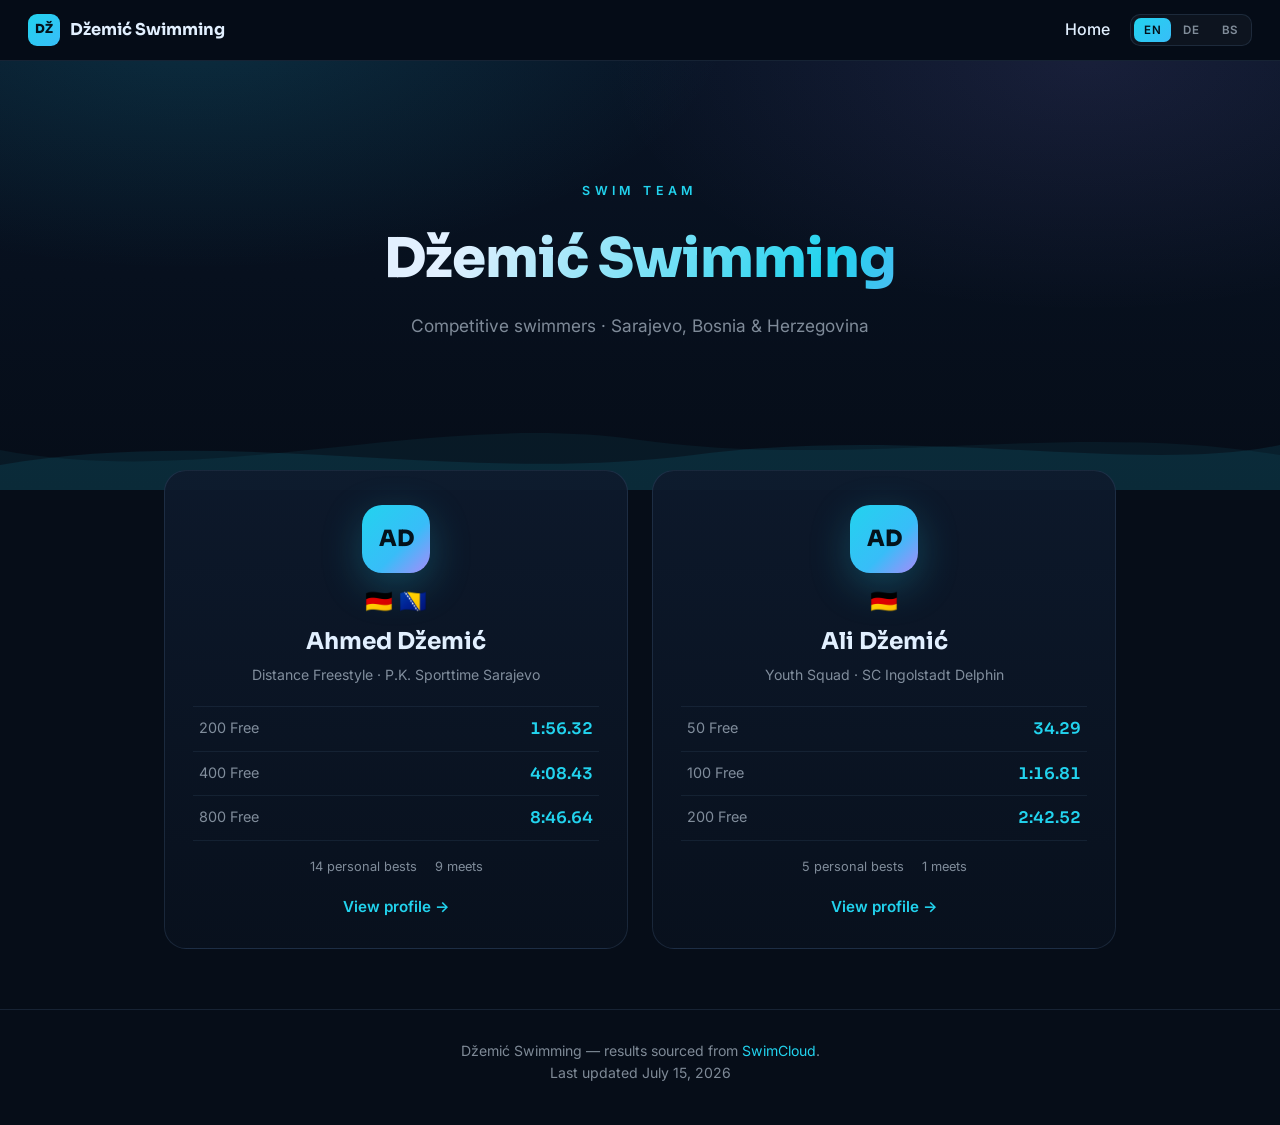
<file: index.html>
<!DOCTYPE html>
<html lang="en">
<head>
<meta charset="UTF-8">
<meta name="viewport" content="width=device-width, initial-scale=1.0">
<title>Džemić Swimming</title>
<meta name="description" content="Džemić Swimming — Competitive swimmers · Sarajevo, Bosnia &amp; Herzegovina">
<meta property="og:title" content="Džemić Swimming">
<meta property="og:description" content="Džemić Swimming — Competitive swimmers · Sarajevo, Bosnia &amp; Herzegovina">
<link rel="icon" href="data:image/svg+xml,<svg xmlns=%22http://www.w3.org/2000/svg%22 viewBox=%220 0 100 100%22><text y=%22.9em%22 font-size=%2290%22>🏊</text></svg>">
<link rel="preconnect" href="https://fonts.googleapis.com">
<link rel="preconnect" href="https://fonts.gstatic.com" crossorigin>
<link href="https://fonts.googleapis.com/css2?family=Sora:wght@400;600;700;800&family=Inter:wght@400;500;600&display=swap" rel="stylesheet">
<link rel="stylesheet" href="style.css?v=20260715135804">
<script src="i18n.js?v=20260715135804" defer></script>

</head>
<body>
<nav class="topnav">
  <a class="brand" href="index.html"><span class="brand-mark">DŽ</span> Džemić Swimming</a>
  <div class="navlinks">
    <a href="index.html" class="active" data-i18n="home">Home</a>
    <div class="lang-switch" role="group" aria-label="Language"><button type="button" data-lang="en" class="active">EN</button><button type="button" data-lang="de">DE</button><button type="button" data-lang="bs">BS</button></div>
  </div>
</nav>
<header class="hero home">
  <div class="hero-inner">
    <p class="kicker" data-i18n="swimTeam">Swim Team</p>
    <h1 class="site-title">Džemić Swimming</h1>
    <p class="tagline" data-i18n="siteTagline">Competitive swimmers · Sarajevo, Bosnia &amp; Herzegovina</p>
  </div>
  <div class="wave" aria-hidden="true"><svg viewBox="0 0 1440 90" preserveAspectRatio="none"><path d="M0,50 C240,90 480,10 720,40 C960,70 1200,20 1440,55 L1440,90 L0,90 Z" fill="rgba(34,211,238,0.06)"/><path d="M0,65 C260,25 520,85 780,55 C1040,25 1280,75 1440,45 L1440,90 L0,90 Z" fill="rgba(34,211,238,0.09)"/></svg></div>
</header>
<main class="container">
  <div class="swimmer-grid"><a class="swimmer-card" href="ahmed-dzemic.html">
  <div class="avatar sm">AD</div>
  <p class="hero-flags">🇩🇪 🇧🇦</p>
  <h2>Ahmed Džemić</h2>
  <p class="card-sub"><span data-i18n="spec.ahmed-dzemic">Distance Freestyle</span> · P.K. Sporttime Sarajevo</p>
  <ul class="card-pbs"><li><span class="ev">200 Free</span><span class="time">1:56.32</span></li><li><span class="ev">400 Free</span><span class="time">4:08.43</span></li><li><span class="ev">800 Free</span><span class="time">8:46.64</span></li></ul>
  <div class="card-meta"><span>14 <span data-i18n="personalBests">personal bests</span></span><span>9 <span data-i18n="meets">meets</span></span></div>
  <span class="card-cta" data-i18n="viewProfile">View profile →</span>
</a><a class="swimmer-card" href="ali-dzemic.html">
  <div class="avatar sm">AD</div>
  <p class="hero-flags">🇩🇪</p>
  <h2>Ali Džemić</h2>
  <p class="card-sub"><span data-i18n="youthSquad">Youth Squad</span> · SC Ingolstadt Delphin</p>
  <ul class="card-pbs"><li><span class="ev">50 Free</span><span class="time">34.29</span></li><li><span class="ev">100 Free</span><span class="time">1:16.81</span></li><li><span class="ev">200 Free</span><span class="time">2:42.52</span></li></ul>
  <div class="card-meta"><span>5 <span data-i18n="personalBests">personal bests</span></span><span>1 <span data-i18n="meets">meets</span></span></div>
  <span class="card-cta" data-i18n="viewProfile">View profile →</span>
</a></div>
</main>
<footer class="footer">
  <p>Džemić Swimming — <span data-i18n="footerSrc">results sourced from</span> <a href="https://www.swimcloud.com" target="_blank" rel="noopener">SwimCloud</a>.</p>
  <p class="muted"><span data-i18n="lastUpdated">Last updated</span> July 15, 2026</p>
</footer>
</body>
</html>
</file>
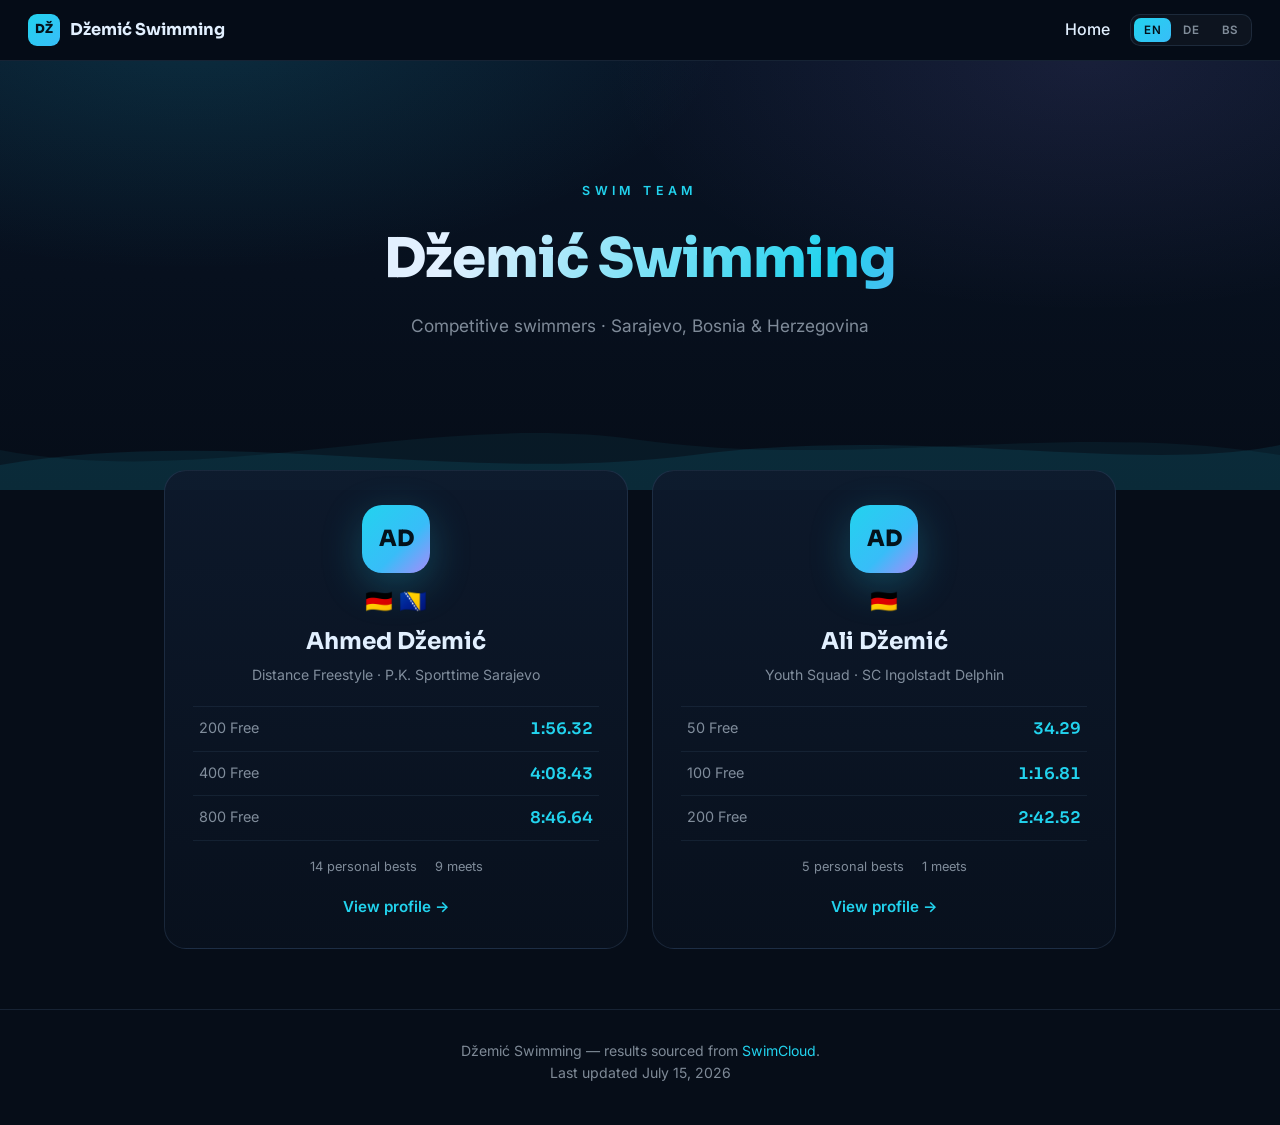
<file: dev/index.html>
<!DOCTYPE html>
<html lang="en">
<head>
<meta charset="UTF-8">
<meta name="viewport" content="width=device-width, initial-scale=1.0">
<title>Džemić Swimming</title>
<meta name="description" content="Džemić Swimming — Competitive swimmers · Sarajevo, Bosnia &amp; Herzegovina">
<meta property="og:title" content="Džemić Swimming">
<meta property="og:description" content="Džemić Swimming — Competitive swimmers · Sarajevo, Bosnia &amp; Herzegovina">
<link rel="icon" href="data:image/svg+xml,<svg xmlns=%22http://www.w3.org/2000/svg%22 viewBox=%220 0 100 100%22><text y=%22.9em%22 font-size=%2290%22>🏊</text></svg>">
<link rel="preconnect" href="https://fonts.googleapis.com">
<link rel="preconnect" href="https://fonts.gstatic.com" crossorigin>
<link href="https://fonts.googleapis.com/css2?family=Sora:wght@400;600;700;800&family=Inter:wght@400;500;600&display=swap" rel="stylesheet">
<link rel="stylesheet" href="style.css?v=20260715134421">
<script src="i18n.js?v=20260715134421" defer></script>

</head>
<body>
<nav class="topnav">
  <a class="brand" href="index.html"><span class="brand-mark">DŽ</span> Džemić Swimming</a>
  <div class="navlinks">
    <a href="index.html" class="active" data-i18n="home">Home</a>
    <div class="lang-switch" role="group" aria-label="Language"><button type="button" data-lang="en" class="active">EN</button><button type="button" data-lang="de">DE</button><button type="button" data-lang="bs">BS</button></div>
  </div>
</nav>
<header class="hero home">
  <div class="hero-inner">
    <p class="kicker" data-i18n="swimTeam">Swim Team</p>
    <h1 class="site-title">Džemić Swimming</h1>
    <p class="tagline" data-i18n="siteTagline">Competitive swimmers · Sarajevo, Bosnia &amp; Herzegovina</p>
  </div>
  <div class="wave" aria-hidden="true"><svg viewBox="0 0 1440 90" preserveAspectRatio="none"><path d="M0,50 C240,90 480,10 720,40 C960,70 1200,20 1440,55 L1440,90 L0,90 Z" fill="rgba(34,211,238,0.06)"/><path d="M0,65 C260,25 520,85 780,55 C1040,25 1280,75 1440,45 L1440,90 L0,90 Z" fill="rgba(34,211,238,0.09)"/></svg></div>
</header>
<main class="container">
  <div class="swimmer-grid"><a class="swimmer-card" href="ahmed-dzemic.html">
  <div class="avatar sm">AD</div>
  <p class="hero-flags">🇩🇪 🇧🇦</p>
  <h2>Ahmed Džemić</h2>
  <p class="card-sub"><span data-i18n="spec.ahmed-dzemic">Distance Freestyle</span> · P.K. Sporttime Sarajevo</p>
  <ul class="card-pbs"><li><span class="ev">200 Free</span><span class="time">1:56.32</span></li><li><span class="ev">400 Free</span><span class="time">4:08.43</span></li><li><span class="ev">800 Free</span><span class="time">8:46.64</span></li></ul>
  <div class="card-meta"><span>14 <span data-i18n="personalBests">personal bests</span></span><span>9 <span data-i18n="meets">meets</span></span></div>
  <span class="card-cta" data-i18n="viewProfile">View profile →</span>
</a><a class="swimmer-card" href="ali-dzemic.html">
  <div class="avatar sm">AD</div>
  <p class="hero-flags">🇩🇪</p>
  <h2>Ali Džemić</h2>
  <p class="card-sub"><span data-i18n="youthSquad">Youth Squad</span> · SC Ingolstadt Delphin</p>
  <ul class="card-pbs"><li><span class="ev">50 Free</span><span class="time">34.29</span></li><li><span class="ev">100 Free</span><span class="time">1:16.81</span></li><li><span class="ev">200 Free</span><span class="time">2:42.52</span></li></ul>
  <div class="card-meta"><span>5 <span data-i18n="personalBests">personal bests</span></span><span>1 <span data-i18n="meets">meets</span></span></div>
  <span class="card-cta" data-i18n="viewProfile">View profile →</span>
</a></div>
</main>
<footer class="footer">
  <p>Džemić Swimming — <span data-i18n="footerSrc">results sourced from</span> <a href="https://www.swimcloud.com" target="_blank" rel="noopener">SwimCloud</a>.</p>
  <p class="muted"><span data-i18n="lastUpdated">Last updated</span> July 15, 2026</p>
</footer>
</body>
</html>
</file>
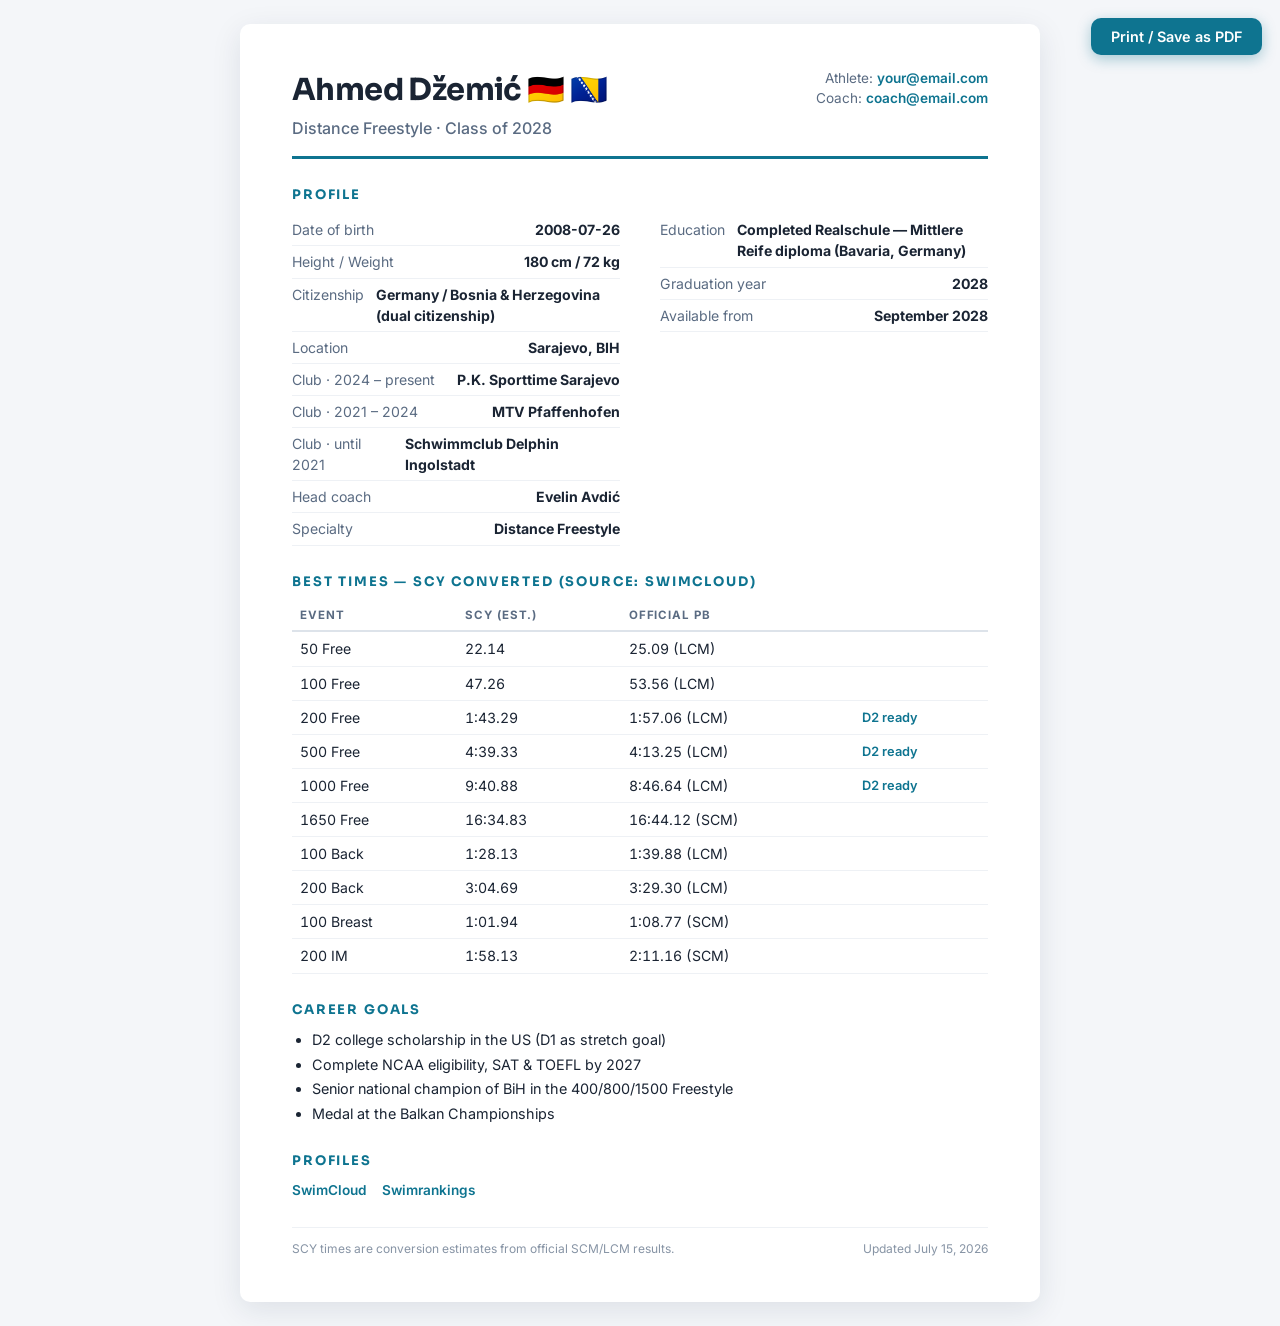
<file: ahmed-dzemic-resume.html>
<!DOCTYPE html>
<html lang="en">
<head>
<meta charset="UTF-8">
<meta name="viewport" content="width=device-width, initial-scale=1.0">
<title>Ahmed Džemić — Athletic Resume</title>
<meta name="robots" content="noindex">
<link rel="preconnect" href="https://fonts.googleapis.com">
<link rel="preconnect" href="https://fonts.gstatic.com" crossorigin>
<link href="https://fonts.googleapis.com/css2?family=Sora:wght@600;800&family=Inter:wght@400;500;600&display=swap" rel="stylesheet">
<style>
* { box-sizing: border-box; margin: 0; padding: 0; }
body { font-family: "Inter", sans-serif; color: #1a2433; background: #f4f6f9; line-height: 1.5; }
.sheet { max-width: 800px; margin: 24px auto; background: #fff; padding: 44px 52px;
  border-radius: 10px; box-shadow: 0 8px 30px rgba(20,40,70,0.1); }
h1 { font-family: "Sora", sans-serif; font-size: 1.9rem; letter-spacing: -0.02em; }
.sub { color: #5a6b82; font-weight: 500; margin-top: 2px; }
.head { display: flex; justify-content: space-between; align-items: flex-start; gap: 16px;
  border-bottom: 3px solid #0e7490; padding-bottom: 16px; }
.head .contact { text-align: right; font-size: 0.85rem; color: #5a6b82; }
.head .contact a { color: #0e7490; text-decoration: none; font-weight: 600; }
h2 { font-family: "Sora", sans-serif; font-size: 0.82rem; text-transform: uppercase;
  letter-spacing: 0.14em; color: #0e7490; margin: 26px 0 10px; }
.grid { display: grid; grid-template-columns: 1fr 1fr; gap: 0 40px; }
.fact { display: flex; justify-content: space-between; gap: 12px; padding: 5px 0;
  border-bottom: 1px solid #eef1f5; font-size: 0.88rem; }
.fact span { color: #5a6b82; }
table { width: 100%; border-collapse: collapse; font-size: 0.88rem; }
th { text-align: left; font-size: 0.72rem; text-transform: uppercase; letter-spacing: 0.08em;
  color: #5a6b82; padding: 6px 8px; border-bottom: 2px solid #dde3ea; }
td { padding: 6px 8px; border-bottom: 1px solid #eef1f5; font-variant-numeric: tabular-nums; }
td.note { color: #0e7490; font-weight: 600; font-size: 0.8rem; }
ul { padding-left: 20px; font-size: 0.9rem; }
li { margin: 3px 0; }
.links { font-size: 0.85rem; }
.links a { color: #0e7490; font-weight: 600; text-decoration: none; margin-right: 16px; }
.foot { margin-top: 26px; padding-top: 12px; border-top: 1px solid #eef1f5;
  font-size: 0.75rem; color: #8794a5; display: flex; justify-content: space-between; }
.print-btn { position: fixed; top: 18px; right: 18px; background: #0e7490; color: #fff;
  border: none; padding: 10px 20px; border-radius: 10px; font: 600 0.9rem "Inter", sans-serif;
  cursor: pointer; box-shadow: 0 4px 14px rgba(14,116,144,0.35); }
@media print {
  body { background: #fff; }
  .sheet { margin: 0; box-shadow: none; border-radius: 0; padding: 20px 10px; max-width: none; }
  .print-btn { display: none; }
}
</style>
</head>
<body>
<button class="print-btn" onclick="window.print()">Print / Save as PDF</button>
<div class="sheet">
  <div class="head">
    <div>
      <h1>Ahmed Džemić 🇩🇪 🇧🇦</h1>
      <p class="sub">Distance Freestyle · Class of 2028</p>
    </div>
    <div class="contact">Athlete: <a href="mailto:your@email.com">your@email.com</a><br>Coach: <a href="mailto:coach@email.com">coach@email.com</a></div>
  </div>

  <h2>Profile</h2>
  <div class="grid">
    <div><div class="fact"><span>Date of birth</span><strong>2008-07-26</strong></div><div class="fact"><span>Height / Weight</span><strong>180 cm / 72 kg</strong></div><div class="fact"><span>Citizenship</span><strong>Germany / Bosnia &amp; Herzegovina (dual citizenship)</strong></div><div class="fact"><span>Location</span><strong>Sarajevo, BIH</strong></div><div class="fact"><span>Club · 2024 – present</span><strong>P.K. Sporttime Sarajevo</strong></div><div class="fact"><span>Club · 2021 – 2024</span><strong>MTV Pfaffenhofen</strong></div><div class="fact"><span>Club · until 2021</span><strong>Schwimmclub Delphin Ingolstadt</strong></div><div class="fact"><span>Head coach</span><strong>Evelin Avdić</strong></div><div class="fact"><span>Specialty</span><strong>Distance Freestyle</strong></div></div>
    <div><div class="fact"><span>Education</span><strong>Completed Realschule — Mittlere Reife diploma (Bavaria, Germany)</strong></div><div class="fact"><span>Graduation year</span><strong>2028</strong></div><div class="fact"><span>Available from</span><strong>September 2028</strong></div></div>
  </div>

  <h2>Best Times — SCY converted (source: SwimCloud)</h2>
  <table>
    <thead><tr><th>Event</th><th>SCY (est.)</th><th>Official PB</th><th></th></tr></thead>
    <tbody><tr><td>50 Free</td><td>22.14</td><td>25.09 (LCM)</td><td class='note'></td></tr><tr><td>100 Free</td><td>47.26</td><td>53.56 (LCM)</td><td class='note'></td></tr><tr><td>200 Free</td><td>1:43.29</td><td>1:57.06 (LCM)</td><td class='note'>D2 ready</td></tr><tr><td>500 Free</td><td>4:39.33</td><td>4:13.25 (LCM)</td><td class='note'>D2 ready</td></tr><tr><td>1000 Free</td><td>9:40.88</td><td>8:46.64 (LCM)</td><td class='note'>D2 ready</td></tr><tr><td>1650 Free</td><td>16:34.83</td><td>16:44.12 (SCM)</td><td class='note'></td></tr><tr><td>100 Back</td><td>1:28.13</td><td>1:39.88 (LCM)</td><td class='note'></td></tr><tr><td>200 Back</td><td>3:04.69</td><td>3:29.30 (LCM)</td><td class='note'></td></tr><tr><td>100 Breast</td><td>1:01.94</td><td>1:08.77 (SCM)</td><td class='note'></td></tr><tr><td>200 IM</td><td>1:58.13</td><td>2:11.16 (SCM)</td><td class='note'></td></tr></tbody>
  </table>

  <h2>Career Goals</h2>
  <ul><li>D2 college scholarship in the US (D1 as stretch goal)</li><li>Complete NCAA eligibility, SAT &amp; TOEFL by 2027</li><li>Senior national champion of BiH in the 400/800/1500 Freestyle</li><li>Medal at the Balkan Championships</li></ul>

  <h2>Profiles</h2>
  <p class="links"><a href="https://www.swimcloud.com/swimmer/2980327/">SwimCloud</a><a href="https://www.swimrankings.net/index.php?page=athleteDetail&amp;athleteId=5297824">Swimrankings</a></p>

  <div class="foot">
    <span>SCY times are conversion estimates from official SCM/LCM results.</span>
    <span>Updated July 15, 2026</span>
  </div>
</div>
</body>
</html>
</file>
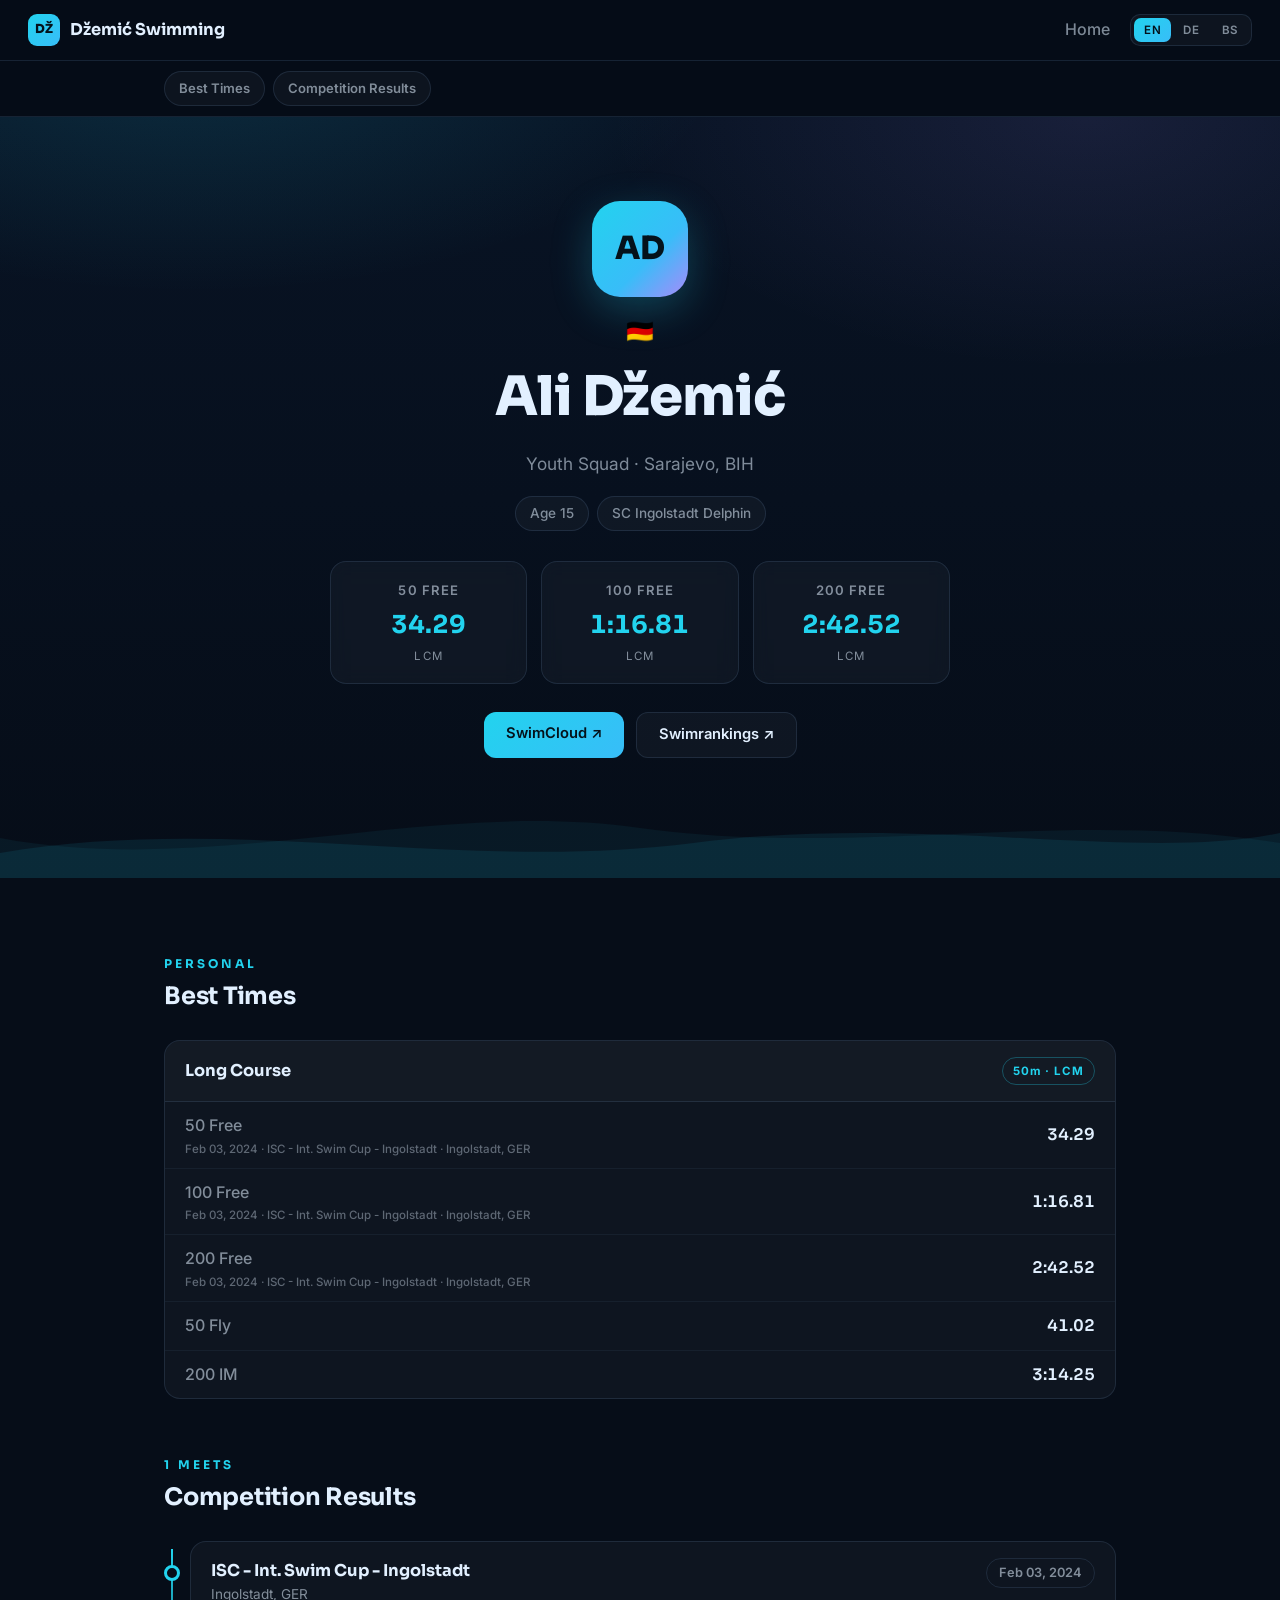
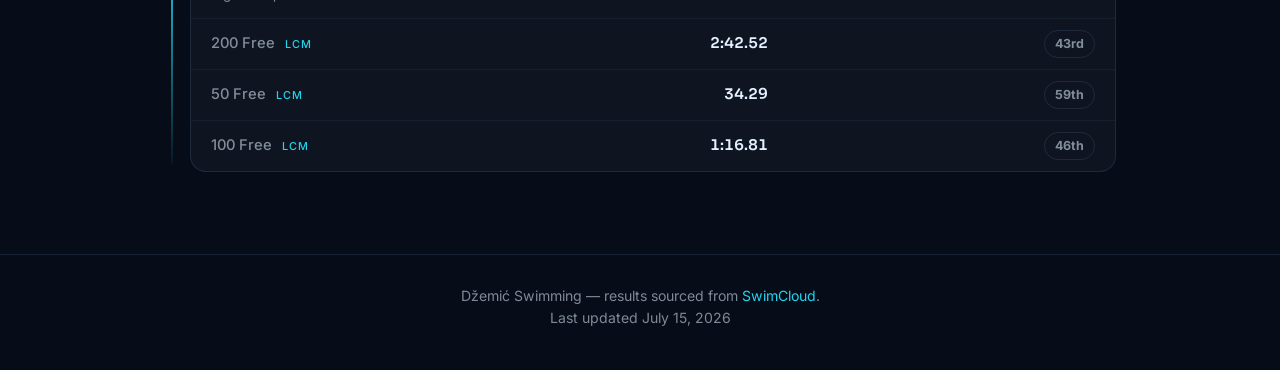
<file: ali-dzemic.html>
<!DOCTYPE html>
<html lang="en">
<head>
<meta charset="UTF-8">
<meta name="viewport" content="width=device-width, initial-scale=1.0">
<title>Ali Džemić · Džemić Swimming</title>
<meta name="description" content="Ali Džemić — Youth Squad · Sarajevo, BIH. Personal bests and competition results.">
<meta property="og:title" content="Ali Džemić · Džemić Swimming">
<meta property="og:description" content="Ali Džemić — Youth Squad · Sarajevo, BIH. Personal bests and competition results.">
<link rel="icon" href="data:image/svg+xml,<svg xmlns=%22http://www.w3.org/2000/svg%22 viewBox=%220 0 100 100%22><text y=%22.9em%22 font-size=%2290%22>🏊</text></svg>">
<link rel="preconnect" href="https://fonts.googleapis.com">
<link rel="preconnect" href="https://fonts.gstatic.com" crossorigin>
<link href="https://fonts.googleapis.com/css2?family=Sora:wght@400;600;700;800&family=Inter:wght@400;500;600&display=swap" rel="stylesheet">
<link rel="stylesheet" href="style.css?v=20260715135804">
<script src="i18n.js?v=20260715135804" defer></script>

</head>
<body>
<nav class="topnav">
  <a class="brand" href="index.html"><span class="brand-mark">DŽ</span> Džemić Swimming</a>
  <div class="navlinks">
    <a href="index.html" data-i18n="home">Home</a>
    <div class="lang-switch" role="group" aria-label="Language"><button type="button" data-lang="en" class="active">EN</button><button type="button" data-lang="de">DE</button><button type="button" data-lang="bs">BS</button></div>
  </div>
</nav>
<nav class="quicknav"><div class="quicknav-inner"><a href="#best-times" data-i18n="pbTitle">Best Times</a><a href="#results" data-i18n="resultsTitle">Competition Results</a></div></nav>
<header class="hero">
  <div class="hero-inner">
    <div class="avatar">AD</div>
    <p class="hero-flags">🇩🇪</p>
    <h1>Ali Džemić</h1>
    <p class="tagline"><span data-i18n="youthSquad">Youth Squad</span> · Sarajevo, BIH</p>
    <div class="chips"><span class="chip"><span data-i18n="age">Age</span> 15</span><span class="chip">SC Ingolstadt Delphin</span></div>
    
    <div class="stat-grid"><div class="stat-card">
  <div class="stat-event">50 Free</div>
  <div class="stat-time">34.29</div>
  <div class="stat-course">LCM</div>
</div><div class="stat-card">
  <div class="stat-event">100 Free</div>
  <div class="stat-time">1:16.81</div>
  <div class="stat-course">LCM</div>
</div><div class="stat-card">
  <div class="stat-event">200 Free</div>
  <div class="stat-time">2:42.52</div>
  <div class="stat-course">LCM</div>
</div></div>
    <div class="hero-links"><a class="btn" href="https://www.swimcloud.com/swimmer/2675155/" target="_blank" rel="noopener">SwimCloud ↗</a><a class="btn ghost" href="https://www.swimrankings.net/index.php?page=athleteDetail&amp;athleteId=5426827" target="_blank" rel="noopener">Swimrankings ↗</a></div>
  </div>
  <div class="wave" aria-hidden="true"><svg viewBox="0 0 1440 90" preserveAspectRatio="none"><path d="M0,50 C240,90 480,10 720,40 C960,70 1200,20 1440,55 L1440,90 L0,90 Z" fill="rgba(34,211,238,0.06)"/><path d="M0,65 C260,25 520,85 780,55 C1040,25 1280,75 1440,45 L1440,90 L0,90 Z" fill="rgba(34,211,238,0.09)"/></svg></div>
</header>
<main class="container">
  
  
  <section class="section" id="best-times">
    <h2><span class="section-kicker" data-i18n="pbKicker">Personal</span><span data-i18n="pbTitle">Best Times</span></h2>
    <div class="pb-grid"><div class="pb-card">
  <div class="pb-card-head"><h3><span data-i18n="longCourse">Long Course</span></h3><span class="course-tag">50m · LCM</span></div>
  <table class="pb-table"><tbody><tr><td class="ev">50 Free<div class="pb-meta">Feb 03, 2024 · ISC - Int. Swim Cup - Ingolstadt · Ingolstadt, GER</div></td><td class="time">34.29</td></tr><tr><td class="ev">100 Free<div class="pb-meta">Feb 03, 2024 · ISC - Int. Swim Cup - Ingolstadt · Ingolstadt, GER</div></td><td class="time">1:16.81</td></tr><tr><td class="ev">200 Free<div class="pb-meta">Feb 03, 2024 · ISC - Int. Swim Cup - Ingolstadt · Ingolstadt, GER</div></td><td class="time">2:42.52</td></tr><tr><td class="ev">50 Fly</td><td class="time">41.02</td></tr><tr><td class="ev">200 IM</td><td class="time">3:14.25</td></tr></tbody></table>
</div></div>
  </section>
  
  
  <section class="section" id="results">
    <h2><span class="section-kicker">1 <span data-i18n="meets">meets</span></span><span data-i18n="resultsTitle">Competition Results</span></h2>
    <div class="timeline"><div class="meet">
  <div class="meet-dot" aria-hidden="true"></div>
  <div class="meet-card">
    <div class="meet-head">
      <div><h3>ISC - Int. Swim Cup - Ingolstadt</h3><p class="meet-loc">Ingolstadt, GER</p></div>
      <span class="meet-date">Feb 03, 2024</span>
    </div>
    <table class="meet-table"><tbody><tr>
  <td class="ev">200 Free <span class="course-mini">LCM</span></td>
  <td class="time">2:42.52</td>
  <td></td>
  <td class="right"><span class="place ">43rd</span></td>
</tr><tr>
  <td class="ev">50 Free <span class="course-mini">LCM</span></td>
  <td class="time">34.29</td>
  <td></td>
  <td class="right"><span class="place ">59th</span></td>
</tr><tr>
  <td class="ev">100 Free <span class="course-mini">LCM</span></td>
  <td class="time">1:16.81</td>
  <td></td>
  <td class="right"><span class="place ">46th</span></td>
</tr></tbody></table>
  </div>
</div></div>
  </section>
  
  
</main>
<footer class="footer">
  <p>Džemić Swimming — <span data-i18n="footerSrc">results sourced from</span> <a href="https://www.swimcloud.com" target="_blank" rel="noopener">SwimCloud</a>.</p>
  <p class="muted"><span data-i18n="lastUpdated">Last updated</span> July 15, 2026</p>
</footer>

</body>
</html>
</file>
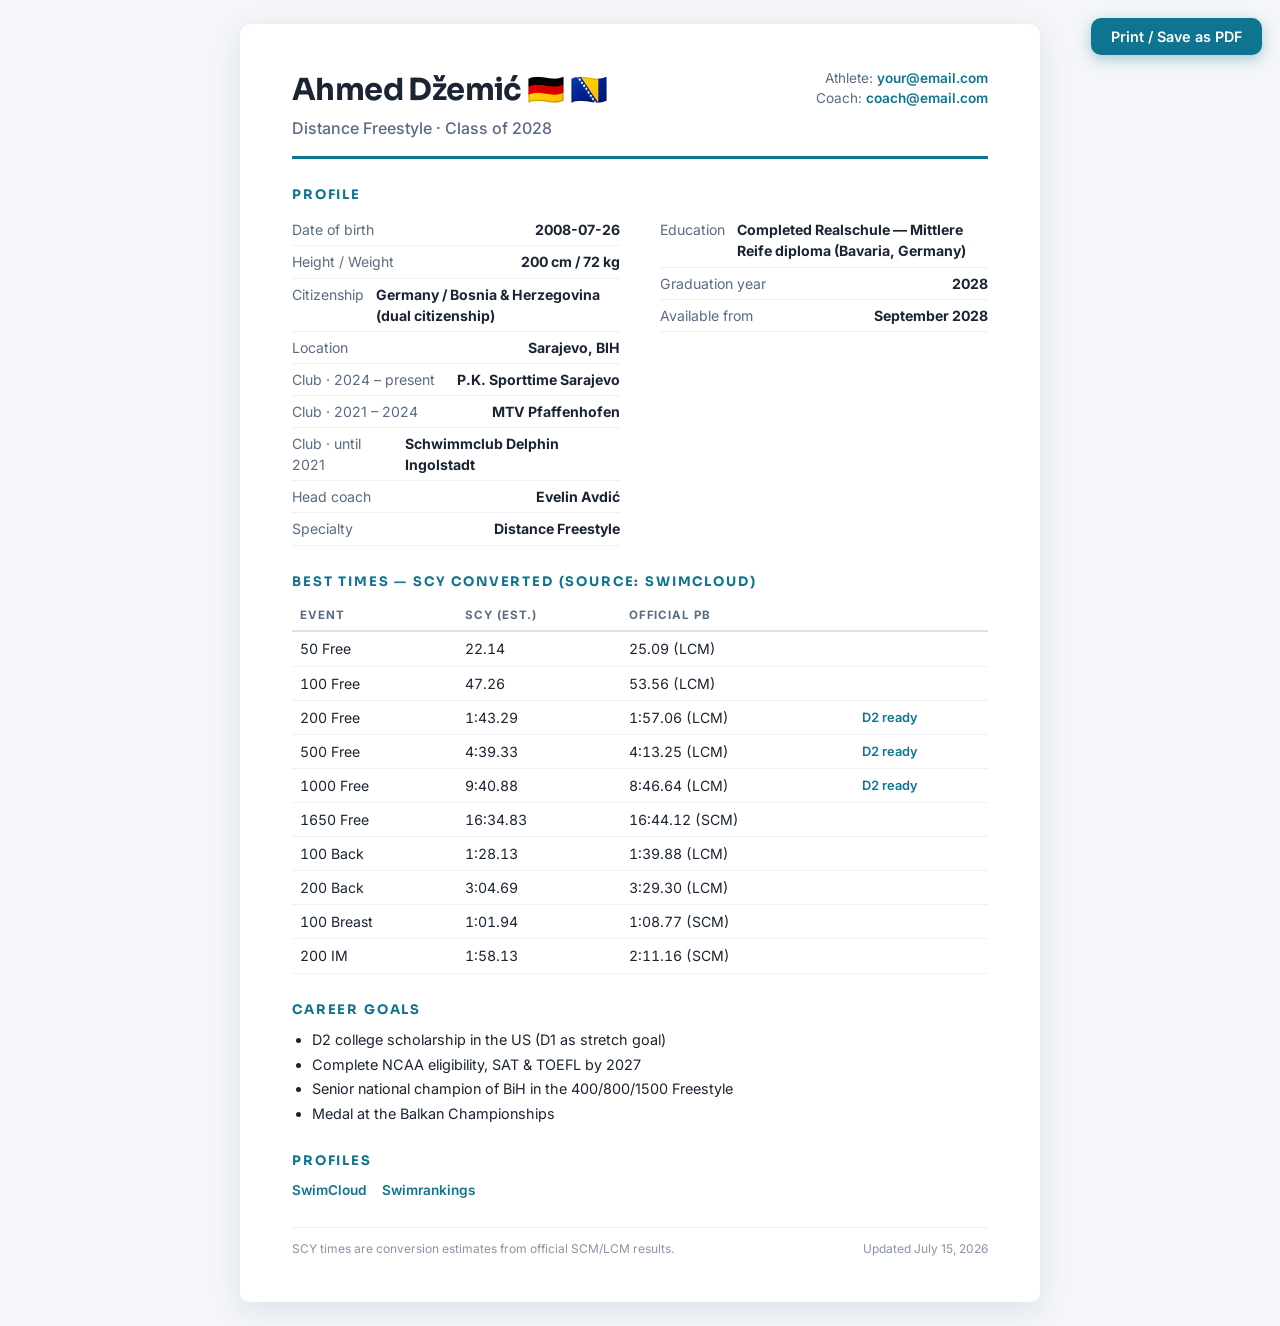
<file: dev/ahmed-dzemic-resume.html>
<!DOCTYPE html>
<html lang="en">
<head>
<meta charset="UTF-8">
<meta name="viewport" content="width=device-width, initial-scale=1.0">
<title>Ahmed Džemić — Athletic Resume</title>
<meta name="robots" content="noindex">
<link rel="preconnect" href="https://fonts.googleapis.com">
<link rel="preconnect" href="https://fonts.gstatic.com" crossorigin>
<link href="https://fonts.googleapis.com/css2?family=Sora:wght@600;800&family=Inter:wght@400;500;600&display=swap" rel="stylesheet">
<style>
* { box-sizing: border-box; margin: 0; padding: 0; }
body { font-family: "Inter", sans-serif; color: #1a2433; background: #f4f6f9; line-height: 1.5; }
.sheet { max-width: 800px; margin: 24px auto; background: #fff; padding: 44px 52px;
  border-radius: 10px; box-shadow: 0 8px 30px rgba(20,40,70,0.1); }
h1 { font-family: "Sora", sans-serif; font-size: 1.9rem; letter-spacing: -0.02em; }
.sub { color: #5a6b82; font-weight: 500; margin-top: 2px; }
.head { display: flex; justify-content: space-between; align-items: flex-start; gap: 16px;
  border-bottom: 3px solid #0e7490; padding-bottom: 16px; }
.head .contact { text-align: right; font-size: 0.85rem; color: #5a6b82; }
.head .contact a { color: #0e7490; text-decoration: none; font-weight: 600; }
h2 { font-family: "Sora", sans-serif; font-size: 0.82rem; text-transform: uppercase;
  letter-spacing: 0.14em; color: #0e7490; margin: 26px 0 10px; }
.grid { display: grid; grid-template-columns: 1fr 1fr; gap: 0 40px; }
.fact { display: flex; justify-content: space-between; gap: 12px; padding: 5px 0;
  border-bottom: 1px solid #eef1f5; font-size: 0.88rem; }
.fact span { color: #5a6b82; }
table { width: 100%; border-collapse: collapse; font-size: 0.88rem; }
th { text-align: left; font-size: 0.72rem; text-transform: uppercase; letter-spacing: 0.08em;
  color: #5a6b82; padding: 6px 8px; border-bottom: 2px solid #dde3ea; }
td { padding: 6px 8px; border-bottom: 1px solid #eef1f5; font-variant-numeric: tabular-nums; }
td.note { color: #0e7490; font-weight: 600; font-size: 0.8rem; }
ul { padding-left: 20px; font-size: 0.9rem; }
li { margin: 3px 0; }
.links { font-size: 0.85rem; }
.links a { color: #0e7490; font-weight: 600; text-decoration: none; margin-right: 16px; }
.foot { margin-top: 26px; padding-top: 12px; border-top: 1px solid #eef1f5;
  font-size: 0.75rem; color: #8794a5; display: flex; justify-content: space-between; }
.print-btn { position: fixed; top: 18px; right: 18px; background: #0e7490; color: #fff;
  border: none; padding: 10px 20px; border-radius: 10px; font: 600 0.9rem "Inter", sans-serif;
  cursor: pointer; box-shadow: 0 4px 14px rgba(14,116,144,0.35); }
@media print {
  body { background: #fff; }
  .sheet { margin: 0; box-shadow: none; border-radius: 0; padding: 20px 10px; max-width: none; }
  .print-btn { display: none; }
}
</style>
</head>
<body>
<button class="print-btn" onclick="window.print()">Print / Save as PDF</button>
<div class="sheet">
  <div class="head">
    <div>
      <h1>Ahmed Džemić 🇩🇪 🇧🇦</h1>
      <p class="sub">Distance Freestyle · Class of 2028</p>
    </div>
    <div class="contact">Athlete: <a href="mailto:your@email.com">your@email.com</a><br>Coach: <a href="mailto:coach@email.com">coach@email.com</a></div>
  </div>

  <h2>Profile</h2>
  <div class="grid">
    <div><div class="fact"><span>Date of birth</span><strong>2008-07-26</strong></div><div class="fact"><span>Height / Weight</span><strong>200 cm / 72 kg</strong></div><div class="fact"><span>Citizenship</span><strong>Germany / Bosnia &amp; Herzegovina (dual citizenship)</strong></div><div class="fact"><span>Location</span><strong>Sarajevo, BIH</strong></div><div class="fact"><span>Club · 2024 – present</span><strong>P.K. Sporttime Sarajevo</strong></div><div class="fact"><span>Club · 2021 – 2024</span><strong>MTV Pfaffenhofen</strong></div><div class="fact"><span>Club · until 2021</span><strong>Schwimmclub Delphin Ingolstadt</strong></div><div class="fact"><span>Head coach</span><strong>Evelin Avdić</strong></div><div class="fact"><span>Specialty</span><strong>Distance Freestyle</strong></div></div>
    <div><div class="fact"><span>Education</span><strong>Completed Realschule — Mittlere Reife diploma (Bavaria, Germany)</strong></div><div class="fact"><span>Graduation year</span><strong>2028</strong></div><div class="fact"><span>Available from</span><strong>September 2028</strong></div></div>
  </div>

  <h2>Best Times — SCY converted (source: SwimCloud)</h2>
  <table>
    <thead><tr><th>Event</th><th>SCY (est.)</th><th>Official PB</th><th></th></tr></thead>
    <tbody><tr><td>50 Free</td><td>22.14</td><td>25.09 (LCM)</td><td class='note'></td></tr><tr><td>100 Free</td><td>47.26</td><td>53.56 (LCM)</td><td class='note'></td></tr><tr><td>200 Free</td><td>1:43.29</td><td>1:57.06 (LCM)</td><td class='note'>D2 ready</td></tr><tr><td>500 Free</td><td>4:39.33</td><td>4:13.25 (LCM)</td><td class='note'>D2 ready</td></tr><tr><td>1000 Free</td><td>9:40.88</td><td>8:46.64 (LCM)</td><td class='note'>D2 ready</td></tr><tr><td>1650 Free</td><td>16:34.83</td><td>16:44.12 (SCM)</td><td class='note'></td></tr><tr><td>100 Back</td><td>1:28.13</td><td>1:39.88 (LCM)</td><td class='note'></td></tr><tr><td>200 Back</td><td>3:04.69</td><td>3:29.30 (LCM)</td><td class='note'></td></tr><tr><td>100 Breast</td><td>1:01.94</td><td>1:08.77 (SCM)</td><td class='note'></td></tr><tr><td>200 IM</td><td>1:58.13</td><td>2:11.16 (SCM)</td><td class='note'></td></tr></tbody>
  </table>

  <h2>Career Goals</h2>
  <ul><li>D2 college scholarship in the US (D1 as stretch goal)</li><li>Complete NCAA eligibility, SAT &amp; TOEFL by 2027</li><li>Senior national champion of BiH in the 400/800/1500 Freestyle</li><li>Medal at the Balkan Championships</li></ul>

  <h2>Profiles</h2>
  <p class="links"><a href="https://www.swimcloud.com/swimmer/2980327/">SwimCloud</a><a href="https://www.swimrankings.net/index.php?page=athleteDetail&amp;athleteId=5297824">Swimrankings</a></p>

  <div class="foot">
    <span>SCY times are conversion estimates from official SCM/LCM results.</span>
    <span>Updated July 15, 2026</span>
  </div>
</div>
</body>
</html>
</file>
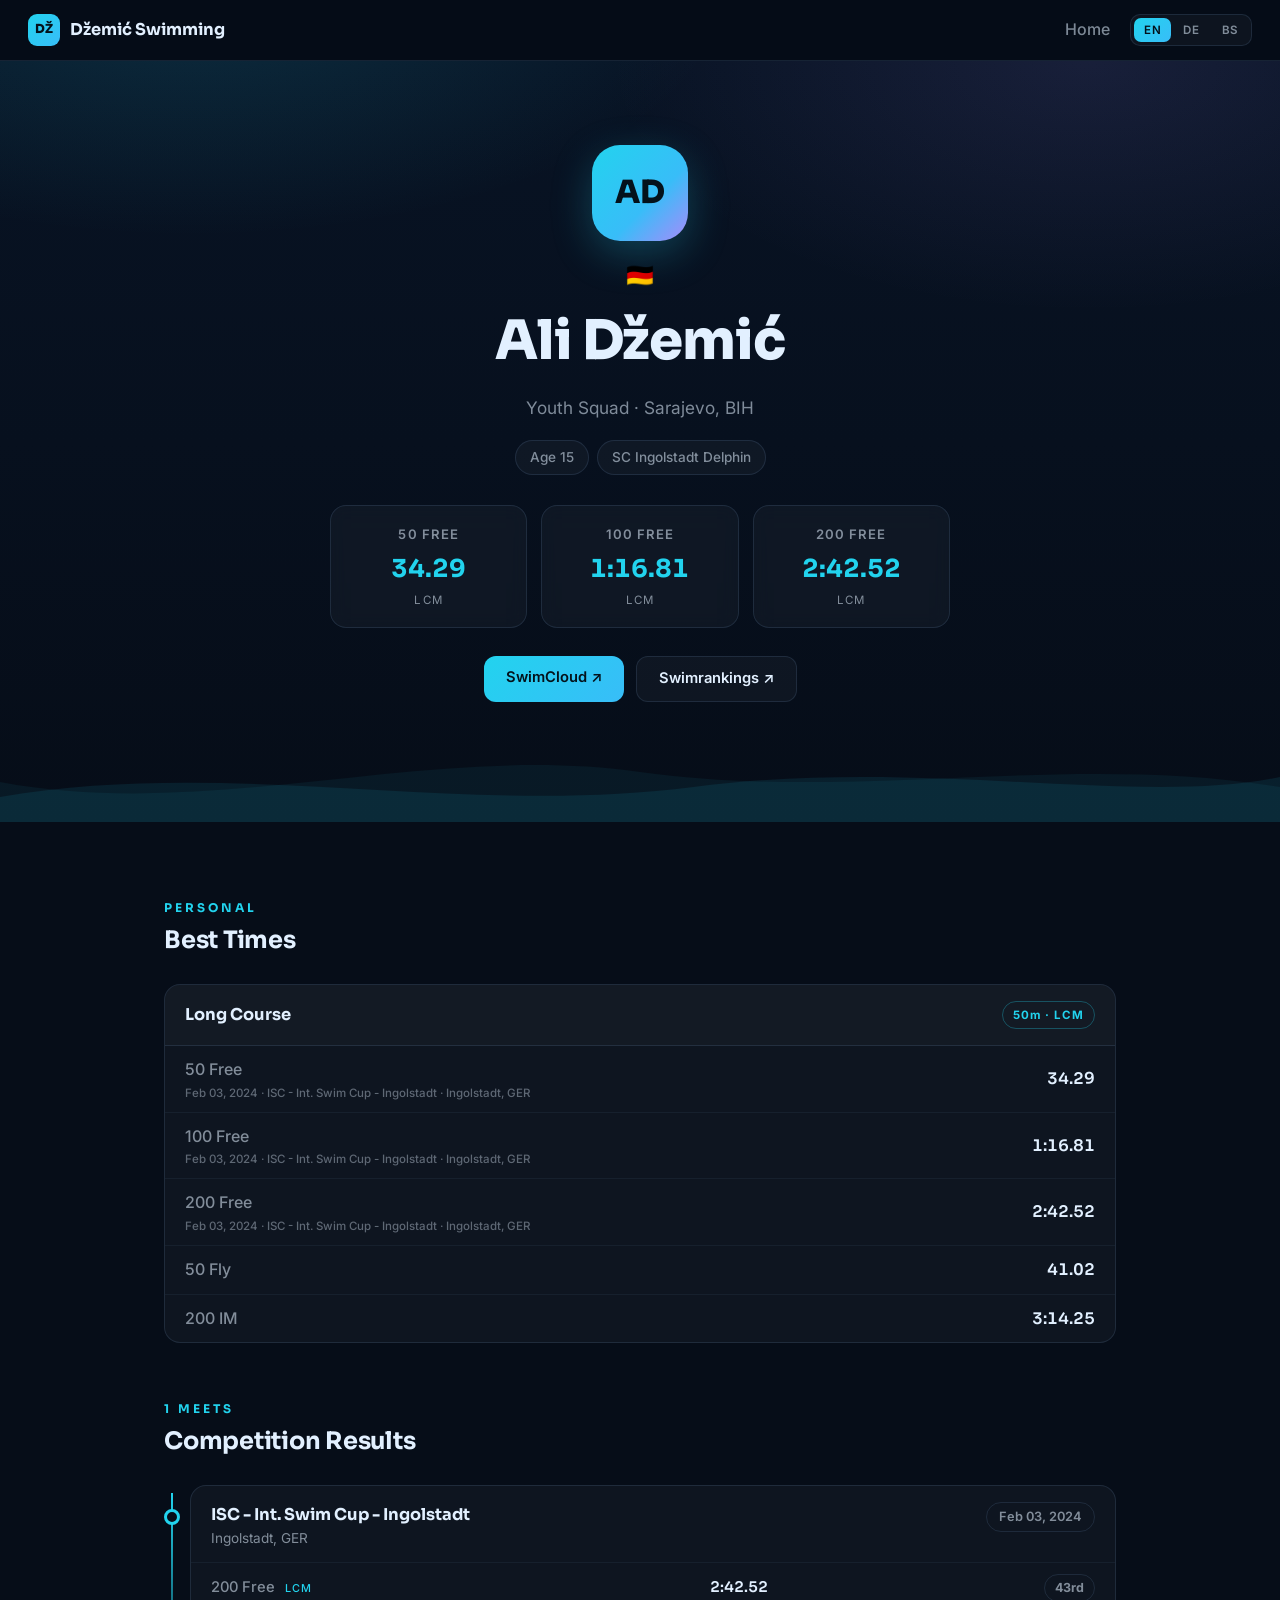
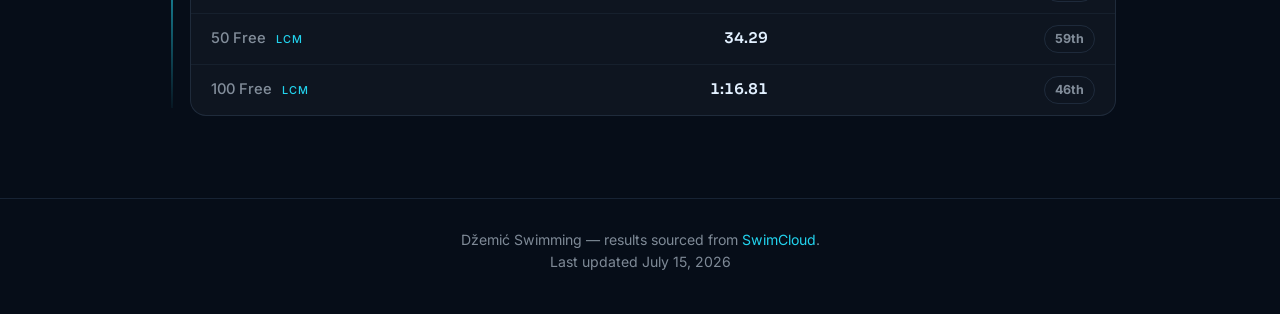
<file: dev/ali-dzemic.html>
<!DOCTYPE html>
<html lang="en">
<head>
<meta charset="UTF-8">
<meta name="viewport" content="width=device-width, initial-scale=1.0">
<title>Ali Džemić · Džemić Swimming</title>
<meta name="description" content="Ali Džemić — Youth Squad · Sarajevo, BIH. Personal bests and competition results.">
<meta property="og:title" content="Ali Džemić · Džemić Swimming">
<meta property="og:description" content="Ali Džemić — Youth Squad · Sarajevo, BIH. Personal bests and competition results.">
<link rel="icon" href="data:image/svg+xml,<svg xmlns=%22http://www.w3.org/2000/svg%22 viewBox=%220 0 100 100%22><text y=%22.9em%22 font-size=%2290%22>🏊</text></svg>">
<link rel="preconnect" href="https://fonts.googleapis.com">
<link rel="preconnect" href="https://fonts.gstatic.com" crossorigin>
<link href="https://fonts.googleapis.com/css2?family=Sora:wght@400;600;700;800&family=Inter:wght@400;500;600&display=swap" rel="stylesheet">
<link rel="stylesheet" href="style.css?v=20260715134421">
<script src="i18n.js?v=20260715134421" defer></script>

</head>
<body>
<nav class="topnav">
  <a class="brand" href="index.html"><span class="brand-mark">DŽ</span> Džemić Swimming</a>
  <div class="navlinks">
    <a href="index.html" data-i18n="home">Home</a>
    <div class="lang-switch" role="group" aria-label="Language"><button type="button" data-lang="en" class="active">EN</button><button type="button" data-lang="de">DE</button><button type="button" data-lang="bs">BS</button></div>
  </div>
</nav>
<header class="hero">
  <div class="hero-inner">
    <div class="avatar">AD</div>
    <p class="hero-flags">🇩🇪</p>
    <h1>Ali Džemić</h1>
    <p class="tagline"><span data-i18n="youthSquad">Youth Squad</span> · Sarajevo, BIH</p>
    <div class="chips"><span class="chip"><span data-i18n="age">Age</span> 15</span><span class="chip">SC Ingolstadt Delphin</span></div>
    
    <div class="stat-grid"><div class="stat-card">
  <div class="stat-event">50 Free</div>
  <div class="stat-time">34.29</div>
  <div class="stat-course">LCM</div>
</div><div class="stat-card">
  <div class="stat-event">100 Free</div>
  <div class="stat-time">1:16.81</div>
  <div class="stat-course">LCM</div>
</div><div class="stat-card">
  <div class="stat-event">200 Free</div>
  <div class="stat-time">2:42.52</div>
  <div class="stat-course">LCM</div>
</div></div>
    <div class="hero-links"><a class="btn" href="https://www.swimcloud.com/swimmer/2675155/" target="_blank" rel="noopener">SwimCloud ↗</a><a class="btn ghost" href="https://www.swimrankings.net/index.php?page=athleteDetail&amp;athleteId=5426827" target="_blank" rel="noopener">Swimrankings ↗</a></div>
  </div>
  <div class="wave" aria-hidden="true"><svg viewBox="0 0 1440 90" preserveAspectRatio="none"><path d="M0,50 C240,90 480,10 720,40 C960,70 1200,20 1440,55 L1440,90 L0,90 Z" fill="rgba(34,211,238,0.06)"/><path d="M0,65 C260,25 520,85 780,55 C1040,25 1280,75 1440,45 L1440,90 L0,90 Z" fill="rgba(34,211,238,0.09)"/></svg></div>
</header>
<main class="container">
  
  
  <section class="section">
    <h2><span class="section-kicker" data-i18n="pbKicker">Personal</span><span data-i18n="pbTitle">Best Times</span></h2>
    <div class="pb-grid"><div class="pb-card">
  <div class="pb-card-head"><h3><span data-i18n="longCourse">Long Course</span></h3><span class="course-tag">50m · LCM</span></div>
  <table class="pb-table"><tbody><tr><td class="ev">50 Free<div class="pb-meta">Feb 03, 2024 · ISC - Int. Swim Cup - Ingolstadt · Ingolstadt, GER</div></td><td class="time">34.29</td></tr><tr><td class="ev">100 Free<div class="pb-meta">Feb 03, 2024 · ISC - Int. Swim Cup - Ingolstadt · Ingolstadt, GER</div></td><td class="time">1:16.81</td></tr><tr><td class="ev">200 Free<div class="pb-meta">Feb 03, 2024 · ISC - Int. Swim Cup - Ingolstadt · Ingolstadt, GER</div></td><td class="time">2:42.52</td></tr><tr><td class="ev">50 Fly</td><td class="time">41.02</td></tr><tr><td class="ev">200 IM</td><td class="time">3:14.25</td></tr></tbody></table>
</div></div>
  </section>
  
  
  <section class="section">
    <h2><span class="section-kicker">1 <span data-i18n="meets">meets</span></span><span data-i18n="resultsTitle">Competition Results</span></h2>
    <div class="timeline"><div class="meet">
  <div class="meet-dot" aria-hidden="true"></div>
  <div class="meet-card">
    <div class="meet-head">
      <div><h3>ISC - Int. Swim Cup - Ingolstadt</h3><p class="meet-loc">Ingolstadt, GER</p></div>
      <span class="meet-date">Feb 03, 2024</span>
    </div>
    <table class="meet-table"><tbody><tr>
  <td class="ev">200 Free <span class="course-mini">LCM</span></td>
  <td class="time">2:42.52</td>
  <td></td>
  <td class="right"><span class="place ">43rd</span></td>
</tr><tr>
  <td class="ev">50 Free <span class="course-mini">LCM</span></td>
  <td class="time">34.29</td>
  <td></td>
  <td class="right"><span class="place ">59th</span></td>
</tr><tr>
  <td class="ev">100 Free <span class="course-mini">LCM</span></td>
  <td class="time">1:16.81</td>
  <td></td>
  <td class="right"><span class="place ">46th</span></td>
</tr></tbody></table>
  </div>
</div></div>
  </section>
  
  
</main>
<footer class="footer">
  <p>Džemić Swimming — <span data-i18n="footerSrc">results sourced from</span> <a href="https://www.swimcloud.com" target="_blank" rel="noopener">SwimCloud</a>.</p>
  <p class="muted"><span data-i18n="lastUpdated">Last updated</span> July 15, 2026</p>
</footer>

</body>
</html>
</file>
<file: style.css>
:root {
  --bg: #060d18;
  --bg-soft: #0b1626;
  --card: rgba(255, 255, 255, 0.035);
  --border: rgba(148, 197, 255, 0.12);
  --text: #e2f0ff;
  --muted: rgba(226, 240, 255, 0.55);
  --accent: #22d3ee;
  --accent-2: #38bdf8;
  --violet: #a78bfa;
  --radius: 16px;
}

* { box-sizing: border-box; margin: 0; padding: 0; }

html { scroll-behavior: smooth; }

body {
  background: var(--bg);
  color: var(--text);
  font-family: "Inter", -apple-system, sans-serif;
  line-height: 1.6;
  -webkit-font-smoothing: antialiased;
}

h1, h2, h3, .brand, .stat-time { font-family: "Sora", "Inter", sans-serif; }

a { color: var(--accent); text-decoration: none; }

.muted { color: var(--muted); }
.right { text-align: right; }

/* ---- Nav ---- */
.topnav {
  position: sticky;
  top: 0;
  z-index: 20;
  display: flex;
  justify-content: space-between;
  align-items: center;
  padding: 14px 28px;
  background: rgba(6, 13, 24, 0.8);
  backdrop-filter: blur(12px);
  border-bottom: 1px solid var(--border);
}
.brand {
  color: var(--text);
  font-weight: 700;
  font-size: 1.02rem;
  display: flex;
  align-items: center;
  gap: 10px;
}
.brand-mark {
  display: inline-grid;
  place-items: center;
  width: 32px;
  height: 32px;
  border-radius: 9px;
  font-size: 0.78rem;
  font-weight: 800;
  color: #04121b;
  background: linear-gradient(135deg, var(--accent), var(--accent-2));
}
.navlinks { display: flex; align-items: center; gap: 20px; }
.navlinks a { color: var(--muted); font-weight: 500; }
.navlinks a.active, .navlinks a:hover { color: var(--text); }

.lang-switch {
  display: flex;
  gap: 2px;
  padding: 3px;
  border-radius: 10px;
  border: 1px solid var(--border);
  background: var(--card);
}
.lang-switch button {
  border: none;
  background: transparent;
  color: var(--muted);
  font: 600 0.72rem "Inter", sans-serif;
  letter-spacing: 0.06em;
  padding: 5px 10px;
  border-radius: 7px;
  cursor: pointer;
  transition: color 0.15s ease, background 0.15s ease;
}
.lang-switch button:hover { color: var(--text); }
.lang-switch button.active {
  color: #04121b;
  background: linear-gradient(135deg, var(--accent), var(--accent-2));
}

/* ---- Hero ---- */
.hero {
  position: relative;
  overflow: hidden;
  padding: 84px 24px 120px;
  text-align: center;
  background:
    radial-gradient(900px 420px at 15% -10%, rgba(34, 211, 238, 0.14), transparent 60%),
    radial-gradient(800px 420px at 85% 0%, rgba(167, 139, 250, 0.1), transparent 60%),
    linear-gradient(180deg, #081324, var(--bg));
}
.hero.home { padding: 120px 24px 150px; }
.hero-inner { position: relative; z-index: 2; max-width: 900px; margin: 0 auto; }
.hero h1 { font-size: clamp(2.1rem, 5.5vw, 3.4rem); font-weight: 800; letter-spacing: -0.02em; }
.site-title {
  background: linear-gradient(120deg, #e2f0ff 30%, var(--accent) 70%, var(--violet));
  -webkit-background-clip: text;
  background-clip: text;
  color: transparent;
}
.kicker {
  text-transform: uppercase;
  letter-spacing: 0.35em;
  font-size: 0.78rem;
  color: var(--accent);
  font-weight: 600;
  margin-bottom: 14px;
}
.tagline { color: var(--muted); font-size: 1.08rem; margin-top: 10px; }
.hero-flags { font-size: 1.4rem; margin-bottom: 4px; }

.wave { position: absolute; inset: auto 0 0 0; z-index: 1; }
.wave svg { display: block; width: 100%; height: 90px; }

.avatar {
  display: inline-grid;
  place-items: center;
  width: 96px;
  height: 96px;
  margin-bottom: 16px;
  border-radius: 28px;
  font-family: "Sora", sans-serif;
  font-size: 2rem;
  font-weight: 800;
  color: #04121b;
  background: linear-gradient(135deg, var(--accent), var(--accent-2) 60%, var(--violet));
  box-shadow: 0 12px 40px rgba(34, 211, 238, 0.25);
}
.avatar.sm { width: 68px; height: 68px; font-size: 1.4rem; border-radius: 20px; margin-bottom: 10px; }

.chips { display: flex; flex-wrap: wrap; gap: 8px; justify-content: center; margin-top: 18px; }
.chip {
  padding: 6px 14px;
  border-radius: 999px;
  border: 1px solid var(--border);
  background: var(--card);
  color: var(--muted);
  font-size: 0.85rem;
  font-weight: 500;
}

.goal-banner {
  display: inline-block;
  margin-top: 20px;
  padding: 10px 20px;
  border-radius: 12px;
  border: 1px solid rgba(34, 211, 238, 0.3);
  background: rgba(34, 211, 238, 0.08);
  font-size: 0.95rem;
}
.goal-label {
  text-transform: uppercase;
  font-size: 0.72rem;
  letter-spacing: 0.15em;
  font-weight: 700;
  color: var(--accent);
  margin-right: 8px;
}

.stat-grid {
  display: grid;
  grid-template-columns: repeat(auto-fit, minmax(150px, 1fr));
  gap: 14px;
  max-width: 620px;
  margin: 30px auto 0;
}
.stat-card {
  padding: 18px 12px;
  border-radius: var(--radius);
  border: 1px solid var(--border);
  background: var(--card);
  backdrop-filter: blur(8px);
}
.stat-event { color: var(--muted); font-size: 0.82rem; font-weight: 600; text-transform: uppercase; letter-spacing: 0.08em; }
.stat-time { font-size: 1.55rem; font-weight: 700; color: var(--accent); margin: 4px 0 2px; font-variant-numeric: tabular-nums; }
.stat-course { font-size: 0.72rem; color: var(--muted); letter-spacing: 0.1em; }

.hero-links { margin-top: 28px; display: flex; gap: 12px; justify-content: center; flex-wrap: wrap; }
.btn {
  display: inline-block;
  padding: 10px 22px;
  border-radius: 12px;
  font-weight: 600;
  font-size: 0.92rem;
  color: #04121b;
  background: linear-gradient(135deg, var(--accent), var(--accent-2));
  transition: transform 0.15s ease, box-shadow 0.15s ease;
}
.btn:hover { transform: translateY(-2px); box-shadow: 0 10px 30px rgba(34, 211, 238, 0.3); }
.btn.ghost { background: var(--card); color: var(--text); border: 1px solid var(--border); }

/* ---- Quick nav ---- */
.quicknav {
  position: sticky;
  top: 60px;
  z-index: 15;
  background: rgba(6, 13, 24, 0.85);
  backdrop-filter: blur(12px);
  border-bottom: 1px solid var(--border);
}
.quicknav-inner {
  max-width: 1000px;
  margin: 0 auto;
  display: flex;
  gap: 8px;
  overflow-x: auto;
  padding: 10px 24px;
  scrollbar-width: none;
}
.quicknav-inner::-webkit-scrollbar { display: none; }
.quicknav a {
  flex-shrink: 0;
  color: var(--muted);
  font-size: 0.82rem;
  font-weight: 600;
  padding: 6px 14px;
  border-radius: 999px;
  border: 1px solid var(--border);
  background: var(--card);
  white-space: nowrap;
  transition: color 0.15s ease, border-color 0.15s ease;
}
.quicknav a:hover { color: var(--text); border-color: rgba(34, 211, 238, 0.4); }

/* ---- Layout ---- */
.container { max-width: 1000px; margin: 0 auto; padding: 20px 24px 60px; }
.section { margin-top: 56px; scroll-margin-top: 130px; }
.section h2 { font-size: 1.5rem; font-weight: 700; margin-bottom: 24px; letter-spacing: -0.01em; }
.section-kicker {
  display: block;
  font-size: 0.75rem;
  text-transform: uppercase;
  letter-spacing: 0.25em;
  color: var(--accent);
  margin-bottom: 4px;
}

/* ---- Goals ---- */
.goals-grid {
  list-style: none;
  display: grid;
  grid-template-columns: repeat(auto-fit, minmax(280px, 1fr));
  gap: 16px;
}
.goal-card {
  display: flex;
  align-items: flex-start;
  gap: 14px;
  padding: 18px 20px;
  border-radius: var(--radius);
  border: 1px solid var(--border);
  background: var(--card);
  transition: border-color 0.2s ease, transform 0.2s ease;
}
.goal-card:hover { border-color: rgba(34, 211, 238, 0.35); transform: translateY(-2px); }
.goal-card p { font-weight: 500; font-size: 0.95rem; }
.goal-num {
  font-family: "Sora", sans-serif;
  font-size: 1.15rem;
  font-weight: 800;
  line-height: 1.4;
  background: linear-gradient(135deg, var(--accent), var(--violet));
  -webkit-background-clip: text;
  background-clip: text;
  color: transparent;
}

/* ---- PB tables ---- */
.pb-grid { display: grid; grid-template-columns: repeat(auto-fit, minmax(300px, 1fr)); gap: 20px; }
.pb-card {
  border: 1px solid var(--border);
  border-radius: var(--radius);
  background: var(--card);
  overflow: hidden;
}
.pb-card-head {
  display: flex;
  justify-content: space-between;
  align-items: center;
  padding: 16px 20px;
  border-bottom: 1px solid var(--border);
  background: rgba(255, 255, 255, 0.02);
}
.pb-card-head h3 { font-size: 1.02rem; }
.course-tag {
  font-size: 0.72rem;
  font-weight: 700;
  letter-spacing: 0.08em;
  color: var(--accent);
  padding: 4px 10px;
  border-radius: 999px;
  border: 1px solid rgba(34, 211, 238, 0.3);
}
.pb-table, .meet-table { width: 100%; border-collapse: collapse; }
.pb-table td, .meet-table td { padding: 11px 20px; border-top: 1px solid rgba(148, 197, 255, 0.06); }
.pb-table tr:first-child td { border-top: none; }
.pb-table tr:hover td, .meet-table tr:hover td { background: rgba(34, 211, 238, 0.04); }
td.ev { color: var(--muted); font-weight: 500; }
.pb-meta { font-size: 0.72rem; color: rgba(226, 240, 255, 0.38); margin-top: 2px; line-height: 1.4; }
td.time {
  text-align: right;
  font-family: "Sora", sans-serif;
  font-weight: 600;
  font-variant-numeric: tabular-nums;
  white-space: nowrap;
}
.course-mini { font-size: 0.68rem; color: var(--accent); letter-spacing: 0.08em; margin-left: 6px; }

/* ---- Charts ---- */
.chart-grid { display: grid; grid-template-columns: repeat(auto-fit, minmax(320px, 1fr)); gap: 20px; }
.chart-card {
  border: 1px solid var(--border);
  border-radius: var(--radius);
  background: var(--card);
  padding: 18px 18px 12px;
}
.chart-card h3 { font-size: 0.98rem; margin-bottom: 10px; }
.chart-wrap { position: relative; height: 220px; }

/* ---- Timeline ---- */
.timeline { position: relative; padding-left: 26px; }
.timeline::before {
  content: "";
  position: absolute;
  left: 7px;
  top: 8px;
  bottom: 8px;
  width: 2px;
  background: linear-gradient(180deg, var(--accent), rgba(34, 211, 238, 0.05));
}
.meet { position: relative; margin-bottom: 22px; }
.meet-dot {
  position: absolute;
  left: -26px;
  top: 24px;
  width: 16px;
  height: 16px;
  border-radius: 50%;
  background: var(--bg);
  border: 3px solid var(--accent);
}
.meet-card {
  border: 1px solid var(--border);
  border-radius: var(--radius);
  background: var(--card);
  overflow: hidden;
}
.meet-head {
  display: flex;
  justify-content: space-between;
  align-items: flex-start;
  gap: 14px;
  padding: 16px 20px 12px;
}
.meet-head h3 { font-size: 1.02rem; }
.meet-loc { color: var(--muted); font-size: 0.85rem; }
.meet-date {
  white-space: nowrap;
  font-size: 0.8rem;
  font-weight: 600;
  color: var(--muted);
  padding: 4px 12px;
  border-radius: 999px;
  border: 1px solid var(--border);
}
.meet-table td { font-size: 0.92rem; }

.place {
  display: inline-block;
  min-width: 42px;
  text-align: center;
  padding: 3px 10px;
  border-radius: 999px;
  font-size: 0.78rem;
  font-weight: 700;
  border: 1px solid var(--border);
  color: var(--muted);
}
.place.gold { background: rgba(250, 204, 21, 0.12); border-color: rgba(250, 204, 21, 0.45); color: #fde047; }
.place.silver { background: rgba(203, 213, 225, 0.1); border-color: rgba(203, 213, 225, 0.4); color: #e2e8f0; }
.place.bronze { background: rgba(217, 119, 6, 0.12); border-color: rgba(217, 119, 6, 0.45); color: #fbbf77; }

.imp { font-size: 0.8rem; font-weight: 600; font-variant-numeric: tabular-nums; white-space: nowrap; }
.imp.faster { color: #4ade80; }
.imp.slower { color: #f87171; }

/* ---- Home cards ---- */
.swimmer-grid {
  display: grid;
  grid-template-columns: repeat(auto-fit, minmax(300px, 1fr));
  gap: 24px;
  margin-top: -40px;
  position: relative;
  z-index: 3;
}
.swimmer-card {
  display: flex;
  flex-direction: column;
  align-items: center;
  text-align: center;
  padding: 34px 28px 28px;
  border-radius: 22px;
  border: 1px solid var(--border);
  background: linear-gradient(180deg, rgba(14, 26, 45, 0.9), rgba(9, 17, 30, 0.9));
  color: var(--text);
  transition: transform 0.2s ease, border-color 0.2s ease, box-shadow 0.2s ease;
}
.swimmer-card:hover {
  transform: translateY(-5px);
  border-color: rgba(34, 211, 238, 0.4);
  box-shadow: 0 20px 50px rgba(4, 10, 20, 0.6);
}
.swimmer-card h2 { font-size: 1.45rem; font-weight: 700; }
.card-sub { color: var(--muted); font-size: 0.88rem; margin-top: 4px; }
.card-pbs { list-style: none; width: 100%; margin: 20px 0 16px; }
.card-pbs li {
  display: flex;
  justify-content: space-between;
  padding: 9px 6px;
  border-top: 1px solid rgba(148, 197, 255, 0.08);
}
.card-pbs li:last-child { border-bottom: 1px solid rgba(148, 197, 255, 0.08); }
.card-pbs .ev { color: var(--muted); font-size: 0.9rem; }
.card-pbs .time { font-family: "Sora", sans-serif; font-weight: 600; color: var(--accent); font-variant-numeric: tabular-nums; }
.card-meta { display: flex; gap: 18px; color: var(--muted); font-size: 0.8rem; margin-bottom: 18px; }
.card-cta { font-weight: 600; color: var(--accent); font-size: 0.95rem; }

/* ---- Footer ---- */
.footer {
  border-top: 1px solid var(--border);
  padding: 30px 24px 40px;
  text-align: center;
  color: var(--muted);
  font-size: 0.88rem;
}

/* ---- SCY college times ---- */
.scy-table th {
  text-align: right;
  font-size: 0.7rem;
  text-transform: uppercase;
  letter-spacing: 0.1em;
  color: var(--muted);
  padding: 12px 20px;
  border-bottom: 1px solid var(--border);
  background: rgba(255, 255, 255, 0.02);
}
.scy-table th.ev { text-align: left; }
.scy-table td.scy { color: var(--accent); }
.scy-note { margin-top: 12px; color: var(--muted); font-size: 0.8rem; max-width: 640px; }
.std-badge {
  display: inline-block;
  padding: 3px 10px;
  border-radius: 999px;
  font-size: 0.75rem;
  font-weight: 700;
  white-space: nowrap;
  border: 1px solid var(--border);
  color: var(--muted);
}
.std-badge.d1 { background: rgba(250, 204, 21, 0.12); border-color: rgba(250, 204, 21, 0.45); color: #fde047; }
.std-badge.d2 { background: rgba(74, 222, 128, 0.1); border-color: rgba(74, 222, 128, 0.4); color: #4ade80; }

/* ---- Videos ---- */
.video-grid { display: grid; grid-template-columns: repeat(auto-fit, minmax(300px, 1fr)); gap: 20px; }
.video-card {
  border: 1px solid var(--border);
  border-radius: var(--radius);
  background: var(--card);
  overflow: hidden;
}
.video-wrap { position: relative; aspect-ratio: 16 / 9; }
.video-wrap iframe { position: absolute; inset: 0; width: 100%; height: 100%; border: none; }
.video-title { padding: 12px 16px; font-weight: 600; font-size: 0.92rem; }

/* ---- Club history ---- */
.club-list {
  border: 1px solid var(--border);
  border-radius: var(--radius);
  background: var(--card);
  overflow: hidden;
}
.club-row {
  display: flex;
  align-items: center;
  gap: 20px;
  padding: 16px 20px;
  border-top: 1px solid rgba(148, 197, 255, 0.06);
}
.club-row:first-child { border-top: none; }
.club-period {
  flex-shrink: 0;
  min-width: 130px;
  font-size: 0.8rem;
  font-weight: 600;
  color: var(--accent);
  padding: 4px 12px;
  border-radius: 999px;
  border: 1px solid rgba(34, 211, 238, 0.3);
  text-align: center;
  font-variant-numeric: tabular-nums;
}
.club-info { display: flex; flex-direction: column; }
.club-name { font-weight: 600; color: var(--text); }
a.club-name:hover { color: var(--accent); }
.club-loc { color: var(--muted); font-size: 0.82rem; }
@media (max-width: 560px) {
  .club-row { flex-direction: column; align-items: flex-start; gap: 8px; }
}

/* ---- Recruiting ---- */
.rec-card {
  border: 1px solid rgba(34, 211, 238, 0.25);
  border-radius: var(--radius);
  background: linear-gradient(135deg, rgba(34,211,238,0.05), rgba(167,139,250,0.05));
  padding: 32px;
  display: flex;
  flex-direction: column;
  gap: 24px;
}
.rec-intro {
  display: flex;
  align-items: center;
  gap: 18px;
}
.rec-intro p {
  font-size: 1.05rem;
  font-weight: 500;
  color: var(--muted);
}
.rec-avatar {
  flex-shrink: 0;
  display: inline-grid;
  place-items: center;
  width: 52px;
  height: 52px;
  border-radius: 14px;
  font-family: "Sora", sans-serif;
  font-size: 1.1rem;
  font-weight: 800;
  color: #04121b;
  background: linear-gradient(135deg, var(--accent), var(--violet));
}
.rec-rows { display: flex; flex-direction: column; gap: 0; }
.rec-row {
  display: flex;
  justify-content: space-between;
  align-items: center;
  padding: 12px 0;
  border-top: 1px solid rgba(148,197,255,0.08);
}
.rec-row:last-child { border-bottom: 1px solid rgba(148,197,255,0.08); }
.rec-label { color: var(--muted); font-size: 0.88rem; font-weight: 500; }
.rec-val { font-weight: 600; font-size: 0.95rem; }
.rec-btns { display: flex; gap: 12px; flex-wrap: wrap; }

@media (max-width: 560px) {
  .hero { padding: 56px 18px 100px; }
  .meet-head { flex-direction: column; }
  .timeline { padding-left: 22px; }
  .pb-table td, .meet-table td { padding: 10px 14px; }
  .topnav { padding: 12px 16px; }
}
</file>
<file: dev/style.css>
:root {
  --bg: #060d18;
  --bg-soft: #0b1626;
  --card: rgba(255, 255, 255, 0.035);
  --border: rgba(148, 197, 255, 0.12);
  --text: #e2f0ff;
  --muted: rgba(226, 240, 255, 0.55);
  --accent: #22d3ee;
  --accent-2: #38bdf8;
  --violet: #a78bfa;
  --radius: 16px;
}

* { box-sizing: border-box; margin: 0; padding: 0; }

html { scroll-behavior: smooth; }

body {
  background: var(--bg);
  color: var(--text);
  font-family: "Inter", -apple-system, sans-serif;
  line-height: 1.6;
  -webkit-font-smoothing: antialiased;
}

h1, h2, h3, .brand, .stat-time { font-family: "Sora", "Inter", sans-serif; }

a { color: var(--accent); text-decoration: none; }

.muted { color: var(--muted); }
.right { text-align: right; }

/* ---- Nav ---- */
.topnav {
  position: sticky;
  top: 0;
  z-index: 20;
  display: flex;
  justify-content: space-between;
  align-items: center;
  padding: 14px 28px;
  background: rgba(6, 13, 24, 0.8);
  backdrop-filter: blur(12px);
  border-bottom: 1px solid var(--border);
}
.brand {
  color: var(--text);
  font-weight: 700;
  font-size: 1.02rem;
  display: flex;
  align-items: center;
  gap: 10px;
}
.brand-mark {
  display: inline-grid;
  place-items: center;
  width: 32px;
  height: 32px;
  border-radius: 9px;
  font-size: 0.78rem;
  font-weight: 800;
  color: #04121b;
  background: linear-gradient(135deg, var(--accent), var(--accent-2));
}
.navlinks { display: flex; align-items: center; gap: 20px; }
.navlinks a { color: var(--muted); font-weight: 500; }
.navlinks a.active, .navlinks a:hover { color: var(--text); }

.lang-switch {
  display: flex;
  gap: 2px;
  padding: 3px;
  border-radius: 10px;
  border: 1px solid var(--border);
  background: var(--card);
}
.lang-switch button {
  border: none;
  background: transparent;
  color: var(--muted);
  font: 600 0.72rem "Inter", sans-serif;
  letter-spacing: 0.06em;
  padding: 5px 10px;
  border-radius: 7px;
  cursor: pointer;
  transition: color 0.15s ease, background 0.15s ease;
}
.lang-switch button:hover { color: var(--text); }
.lang-switch button.active {
  color: #04121b;
  background: linear-gradient(135deg, var(--accent), var(--accent-2));
}

/* ---- Hero ---- */
.hero {
  position: relative;
  overflow: hidden;
  padding: 84px 24px 120px;
  text-align: center;
  background:
    radial-gradient(900px 420px at 15% -10%, rgba(34, 211, 238, 0.14), transparent 60%),
    radial-gradient(800px 420px at 85% 0%, rgba(167, 139, 250, 0.1), transparent 60%),
    linear-gradient(180deg, #081324, var(--bg));
}
.hero.home { padding: 120px 24px 150px; }
.hero-inner { position: relative; z-index: 2; max-width: 900px; margin: 0 auto; }
.hero h1 { font-size: clamp(2.1rem, 5.5vw, 3.4rem); font-weight: 800; letter-spacing: -0.02em; }
.site-title {
  background: linear-gradient(120deg, #e2f0ff 30%, var(--accent) 70%, var(--violet));
  -webkit-background-clip: text;
  background-clip: text;
  color: transparent;
}
.kicker {
  text-transform: uppercase;
  letter-spacing: 0.35em;
  font-size: 0.78rem;
  color: var(--accent);
  font-weight: 600;
  margin-bottom: 14px;
}
.tagline { color: var(--muted); font-size: 1.08rem; margin-top: 10px; }
.hero-flags { font-size: 1.4rem; margin-bottom: 4px; }

.wave { position: absolute; inset: auto 0 0 0; z-index: 1; }
.wave svg { display: block; width: 100%; height: 90px; }

.avatar {
  display: inline-grid;
  place-items: center;
  width: 96px;
  height: 96px;
  margin-bottom: 16px;
  border-radius: 28px;
  font-family: "Sora", sans-serif;
  font-size: 2rem;
  font-weight: 800;
  color: #04121b;
  background: linear-gradient(135deg, var(--accent), var(--accent-2) 60%, var(--violet));
  box-shadow: 0 12px 40px rgba(34, 211, 238, 0.25);
}
.avatar.sm { width: 68px; height: 68px; font-size: 1.4rem; border-radius: 20px; margin-bottom: 10px; }

.chips { display: flex; flex-wrap: wrap; gap: 8px; justify-content: center; margin-top: 18px; }
.chip {
  padding: 6px 14px;
  border-radius: 999px;
  border: 1px solid var(--border);
  background: var(--card);
  color: var(--muted);
  font-size: 0.85rem;
  font-weight: 500;
}

.goal-banner {
  display: inline-block;
  margin-top: 20px;
  padding: 10px 20px;
  border-radius: 12px;
  border: 1px solid rgba(34, 211, 238, 0.3);
  background: rgba(34, 211, 238, 0.08);
  font-size: 0.95rem;
}
.goal-label {
  text-transform: uppercase;
  font-size: 0.72rem;
  letter-spacing: 0.15em;
  font-weight: 700;
  color: var(--accent);
  margin-right: 8px;
}

.stat-grid {
  display: grid;
  grid-template-columns: repeat(auto-fit, minmax(150px, 1fr));
  gap: 14px;
  max-width: 620px;
  margin: 30px auto 0;
}
.stat-card {
  padding: 18px 12px;
  border-radius: var(--radius);
  border: 1px solid var(--border);
  background: var(--card);
  backdrop-filter: blur(8px);
}
.stat-event { color: var(--muted); font-size: 0.82rem; font-weight: 600; text-transform: uppercase; letter-spacing: 0.08em; }
.stat-time { font-size: 1.55rem; font-weight: 700; color: var(--accent); margin: 4px 0 2px; font-variant-numeric: tabular-nums; }
.stat-course { font-size: 0.72rem; color: var(--muted); letter-spacing: 0.1em; }

.hero-links { margin-top: 28px; display: flex; gap: 12px; justify-content: center; flex-wrap: wrap; }
.btn {
  display: inline-block;
  padding: 10px 22px;
  border-radius: 12px;
  font-weight: 600;
  font-size: 0.92rem;
  color: #04121b;
  background: linear-gradient(135deg, var(--accent), var(--accent-2));
  transition: transform 0.15s ease, box-shadow 0.15s ease;
}
.btn:hover { transform: translateY(-2px); box-shadow: 0 10px 30px rgba(34, 211, 238, 0.3); }
.btn.ghost { background: var(--card); color: var(--text); border: 1px solid var(--border); }

/* ---- Layout ---- */
.container { max-width: 1000px; margin: 0 auto; padding: 20px 24px 60px; }
.section { margin-top: 56px; }
.section h2 { font-size: 1.5rem; font-weight: 700; margin-bottom: 24px; letter-spacing: -0.01em; }
.section-kicker {
  display: block;
  font-size: 0.75rem;
  text-transform: uppercase;
  letter-spacing: 0.25em;
  color: var(--accent);
  margin-bottom: 4px;
}

/* ---- Goals ---- */
.goals-grid {
  list-style: none;
  display: grid;
  grid-template-columns: repeat(auto-fit, minmax(280px, 1fr));
  gap: 16px;
}
.goal-card {
  display: flex;
  align-items: flex-start;
  gap: 14px;
  padding: 18px 20px;
  border-radius: var(--radius);
  border: 1px solid var(--border);
  background: var(--card);
  transition: border-color 0.2s ease, transform 0.2s ease;
}
.goal-card:hover { border-color: rgba(34, 211, 238, 0.35); transform: translateY(-2px); }
.goal-card p { font-weight: 500; font-size: 0.95rem; }
.goal-num {
  font-family: "Sora", sans-serif;
  font-size: 1.15rem;
  font-weight: 800;
  line-height: 1.4;
  background: linear-gradient(135deg, var(--accent), var(--violet));
  -webkit-background-clip: text;
  background-clip: text;
  color: transparent;
}

/* ---- PB tables ---- */
.pb-grid { display: grid; grid-template-columns: repeat(auto-fit, minmax(300px, 1fr)); gap: 20px; }
.pb-card {
  border: 1px solid var(--border);
  border-radius: var(--radius);
  background: var(--card);
  overflow: hidden;
}
.pb-card-head {
  display: flex;
  justify-content: space-between;
  align-items: center;
  padding: 16px 20px;
  border-bottom: 1px solid var(--border);
  background: rgba(255, 255, 255, 0.02);
}
.pb-card-head h3 { font-size: 1.02rem; }
.course-tag {
  font-size: 0.72rem;
  font-weight: 700;
  letter-spacing: 0.08em;
  color: var(--accent);
  padding: 4px 10px;
  border-radius: 999px;
  border: 1px solid rgba(34, 211, 238, 0.3);
}
.pb-table, .meet-table { width: 100%; border-collapse: collapse; }
.pb-table td, .meet-table td { padding: 11px 20px; border-top: 1px solid rgba(148, 197, 255, 0.06); }
.pb-table tr:first-child td { border-top: none; }
.pb-table tr:hover td, .meet-table tr:hover td { background: rgba(34, 211, 238, 0.04); }
td.ev { color: var(--muted); font-weight: 500; }
.pb-meta { font-size: 0.72rem; color: rgba(226, 240, 255, 0.38); margin-top: 2px; line-height: 1.4; }
td.time {
  text-align: right;
  font-family: "Sora", sans-serif;
  font-weight: 600;
  font-variant-numeric: tabular-nums;
  white-space: nowrap;
}
.course-mini { font-size: 0.68rem; color: var(--accent); letter-spacing: 0.08em; margin-left: 6px; }

/* ---- Charts ---- */
.chart-grid { display: grid; grid-template-columns: repeat(auto-fit, minmax(320px, 1fr)); gap: 20px; }
.chart-card {
  border: 1px solid var(--border);
  border-radius: var(--radius);
  background: var(--card);
  padding: 18px 18px 12px;
}
.chart-card h3 { font-size: 0.98rem; margin-bottom: 10px; }
.chart-wrap { position: relative; height: 220px; }

/* ---- Timeline ---- */
.timeline { position: relative; padding-left: 26px; }
.timeline::before {
  content: "";
  position: absolute;
  left: 7px;
  top: 8px;
  bottom: 8px;
  width: 2px;
  background: linear-gradient(180deg, var(--accent), rgba(34, 211, 238, 0.05));
}
.meet { position: relative; margin-bottom: 22px; }
.meet-dot {
  position: absolute;
  left: -26px;
  top: 24px;
  width: 16px;
  height: 16px;
  border-radius: 50%;
  background: var(--bg);
  border: 3px solid var(--accent);
}
.meet-card {
  border: 1px solid var(--border);
  border-radius: var(--radius);
  background: var(--card);
  overflow: hidden;
}
.meet-head {
  display: flex;
  justify-content: space-between;
  align-items: flex-start;
  gap: 14px;
  padding: 16px 20px 12px;
}
.meet-head h3 { font-size: 1.02rem; }
.meet-loc { color: var(--muted); font-size: 0.85rem; }
.meet-date {
  white-space: nowrap;
  font-size: 0.8rem;
  font-weight: 600;
  color: var(--muted);
  padding: 4px 12px;
  border-radius: 999px;
  border: 1px solid var(--border);
}
.meet-table td { font-size: 0.92rem; }

.place {
  display: inline-block;
  min-width: 42px;
  text-align: center;
  padding: 3px 10px;
  border-radius: 999px;
  font-size: 0.78rem;
  font-weight: 700;
  border: 1px solid var(--border);
  color: var(--muted);
}
.place.gold { background: rgba(250, 204, 21, 0.12); border-color: rgba(250, 204, 21, 0.45); color: #fde047; }
.place.silver { background: rgba(203, 213, 225, 0.1); border-color: rgba(203, 213, 225, 0.4); color: #e2e8f0; }
.place.bronze { background: rgba(217, 119, 6, 0.12); border-color: rgba(217, 119, 6, 0.45); color: #fbbf77; }

.imp { font-size: 0.8rem; font-weight: 600; font-variant-numeric: tabular-nums; white-space: nowrap; }
.imp.faster { color: #4ade80; }
.imp.slower { color: #f87171; }

/* ---- Home cards ---- */
.swimmer-grid {
  display: grid;
  grid-template-columns: repeat(auto-fit, minmax(300px, 1fr));
  gap: 24px;
  margin-top: -40px;
  position: relative;
  z-index: 3;
}
.swimmer-card {
  display: flex;
  flex-direction: column;
  align-items: center;
  text-align: center;
  padding: 34px 28px 28px;
  border-radius: 22px;
  border: 1px solid var(--border);
  background: linear-gradient(180deg, rgba(14, 26, 45, 0.9), rgba(9, 17, 30, 0.9));
  color: var(--text);
  transition: transform 0.2s ease, border-color 0.2s ease, box-shadow 0.2s ease;
}
.swimmer-card:hover {
  transform: translateY(-5px);
  border-color: rgba(34, 211, 238, 0.4);
  box-shadow: 0 20px 50px rgba(4, 10, 20, 0.6);
}
.swimmer-card h2 { font-size: 1.45rem; font-weight: 700; }
.card-sub { color: var(--muted); font-size: 0.88rem; margin-top: 4px; }
.card-pbs { list-style: none; width: 100%; margin: 20px 0 16px; }
.card-pbs li {
  display: flex;
  justify-content: space-between;
  padding: 9px 6px;
  border-top: 1px solid rgba(148, 197, 255, 0.08);
}
.card-pbs li:last-child { border-bottom: 1px solid rgba(148, 197, 255, 0.08); }
.card-pbs .ev { color: var(--muted); font-size: 0.9rem; }
.card-pbs .time { font-family: "Sora", sans-serif; font-weight: 600; color: var(--accent); font-variant-numeric: tabular-nums; }
.card-meta { display: flex; gap: 18px; color: var(--muted); font-size: 0.8rem; margin-bottom: 18px; }
.card-cta { font-weight: 600; color: var(--accent); font-size: 0.95rem; }

/* ---- Footer ---- */
.footer {
  border-top: 1px solid var(--border);
  padding: 30px 24px 40px;
  text-align: center;
  color: var(--muted);
  font-size: 0.88rem;
}

/* ---- SCY college times ---- */
.scy-table th {
  text-align: right;
  font-size: 0.7rem;
  text-transform: uppercase;
  letter-spacing: 0.1em;
  color: var(--muted);
  padding: 12px 20px;
  border-bottom: 1px solid var(--border);
  background: rgba(255, 255, 255, 0.02);
}
.scy-table th.ev { text-align: left; }
.scy-table td.scy { color: var(--accent); }
.scy-note { margin-top: 12px; color: var(--muted); font-size: 0.8rem; max-width: 640px; }
.std-badge {
  display: inline-block;
  padding: 3px 10px;
  border-radius: 999px;
  font-size: 0.75rem;
  font-weight: 700;
  white-space: nowrap;
  border: 1px solid var(--border);
  color: var(--muted);
}
.std-badge.d1 { background: rgba(250, 204, 21, 0.12); border-color: rgba(250, 204, 21, 0.45); color: #fde047; }
.std-badge.d2 { background: rgba(74, 222, 128, 0.1); border-color: rgba(74, 222, 128, 0.4); color: #4ade80; }

/* ---- Videos ---- */
.video-grid { display: grid; grid-template-columns: repeat(auto-fit, minmax(300px, 1fr)); gap: 20px; }
.video-card {
  border: 1px solid var(--border);
  border-radius: var(--radius);
  background: var(--card);
  overflow: hidden;
}
.video-wrap { position: relative; aspect-ratio: 16 / 9; }
.video-wrap iframe { position: absolute; inset: 0; width: 100%; height: 100%; border: none; }
.video-title { padding: 12px 16px; font-weight: 600; font-size: 0.92rem; }

/* ---- Club history ---- */
.club-list {
  border: 1px solid var(--border);
  border-radius: var(--radius);
  background: var(--card);
  overflow: hidden;
}
.club-row {
  display: flex;
  align-items: center;
  gap: 20px;
  padding: 16px 20px;
  border-top: 1px solid rgba(148, 197, 255, 0.06);
}
.club-row:first-child { border-top: none; }
.club-period {
  flex-shrink: 0;
  min-width: 130px;
  font-size: 0.8rem;
  font-weight: 600;
  color: var(--accent);
  padding: 4px 12px;
  border-radius: 999px;
  border: 1px solid rgba(34, 211, 238, 0.3);
  text-align: center;
  font-variant-numeric: tabular-nums;
}
.club-info { display: flex; flex-direction: column; }
.club-name { font-weight: 600; color: var(--text); }
a.club-name:hover { color: var(--accent); }
.club-loc { color: var(--muted); font-size: 0.82rem; }
@media (max-width: 560px) {
  .club-row { flex-direction: column; align-items: flex-start; gap: 8px; }
}

/* ---- Recruiting ---- */
.rec-card {
  border: 1px solid rgba(34, 211, 238, 0.25);
  border-radius: var(--radius);
  background: linear-gradient(135deg, rgba(34,211,238,0.05), rgba(167,139,250,0.05));
  padding: 32px;
  display: flex;
  flex-direction: column;
  gap: 24px;
}
.rec-intro {
  display: flex;
  align-items: center;
  gap: 18px;
}
.rec-intro p {
  font-size: 1.05rem;
  font-weight: 500;
  color: var(--muted);
}
.rec-avatar {
  flex-shrink: 0;
  display: inline-grid;
  place-items: center;
  width: 52px;
  height: 52px;
  border-radius: 14px;
  font-family: "Sora", sans-serif;
  font-size: 1.1rem;
  font-weight: 800;
  color: #04121b;
  background: linear-gradient(135deg, var(--accent), var(--violet));
}
.rec-rows { display: flex; flex-direction: column; gap: 0; }
.rec-row {
  display: flex;
  justify-content: space-between;
  align-items: center;
  padding: 12px 0;
  border-top: 1px solid rgba(148,197,255,0.08);
}
.rec-row:last-child { border-bottom: 1px solid rgba(148,197,255,0.08); }
.rec-label { color: var(--muted); font-size: 0.88rem; font-weight: 500; }
.rec-val { font-weight: 600; font-size: 0.95rem; }
.rec-btns { display: flex; gap: 12px; flex-wrap: wrap; }

@media (max-width: 560px) {
  .hero { padding: 56px 18px 100px; }
  .meet-head { flex-direction: column; }
  .timeline { padding-left: 22px; }
  .pb-table td, .meet-table td { padding: 10px 14px; }
  .topnav { padding: 12px 16px; }
}
</file>
